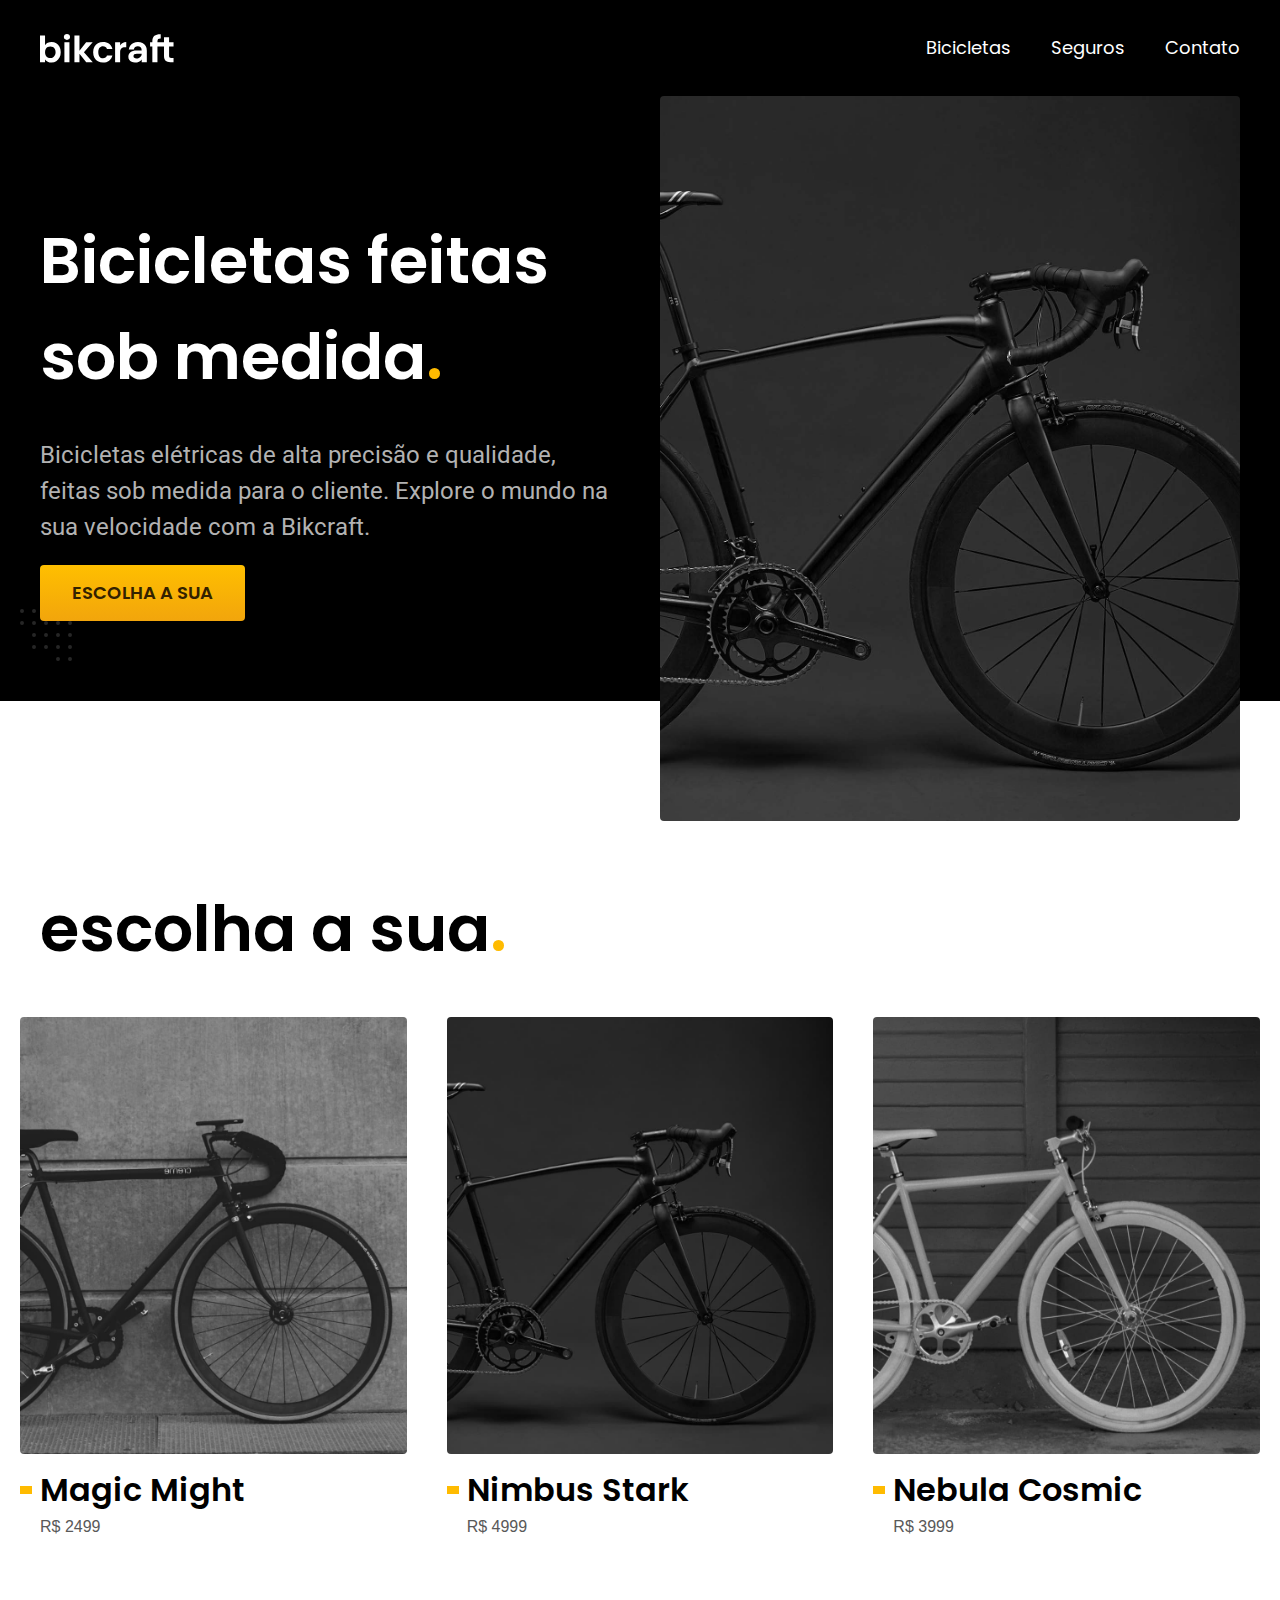
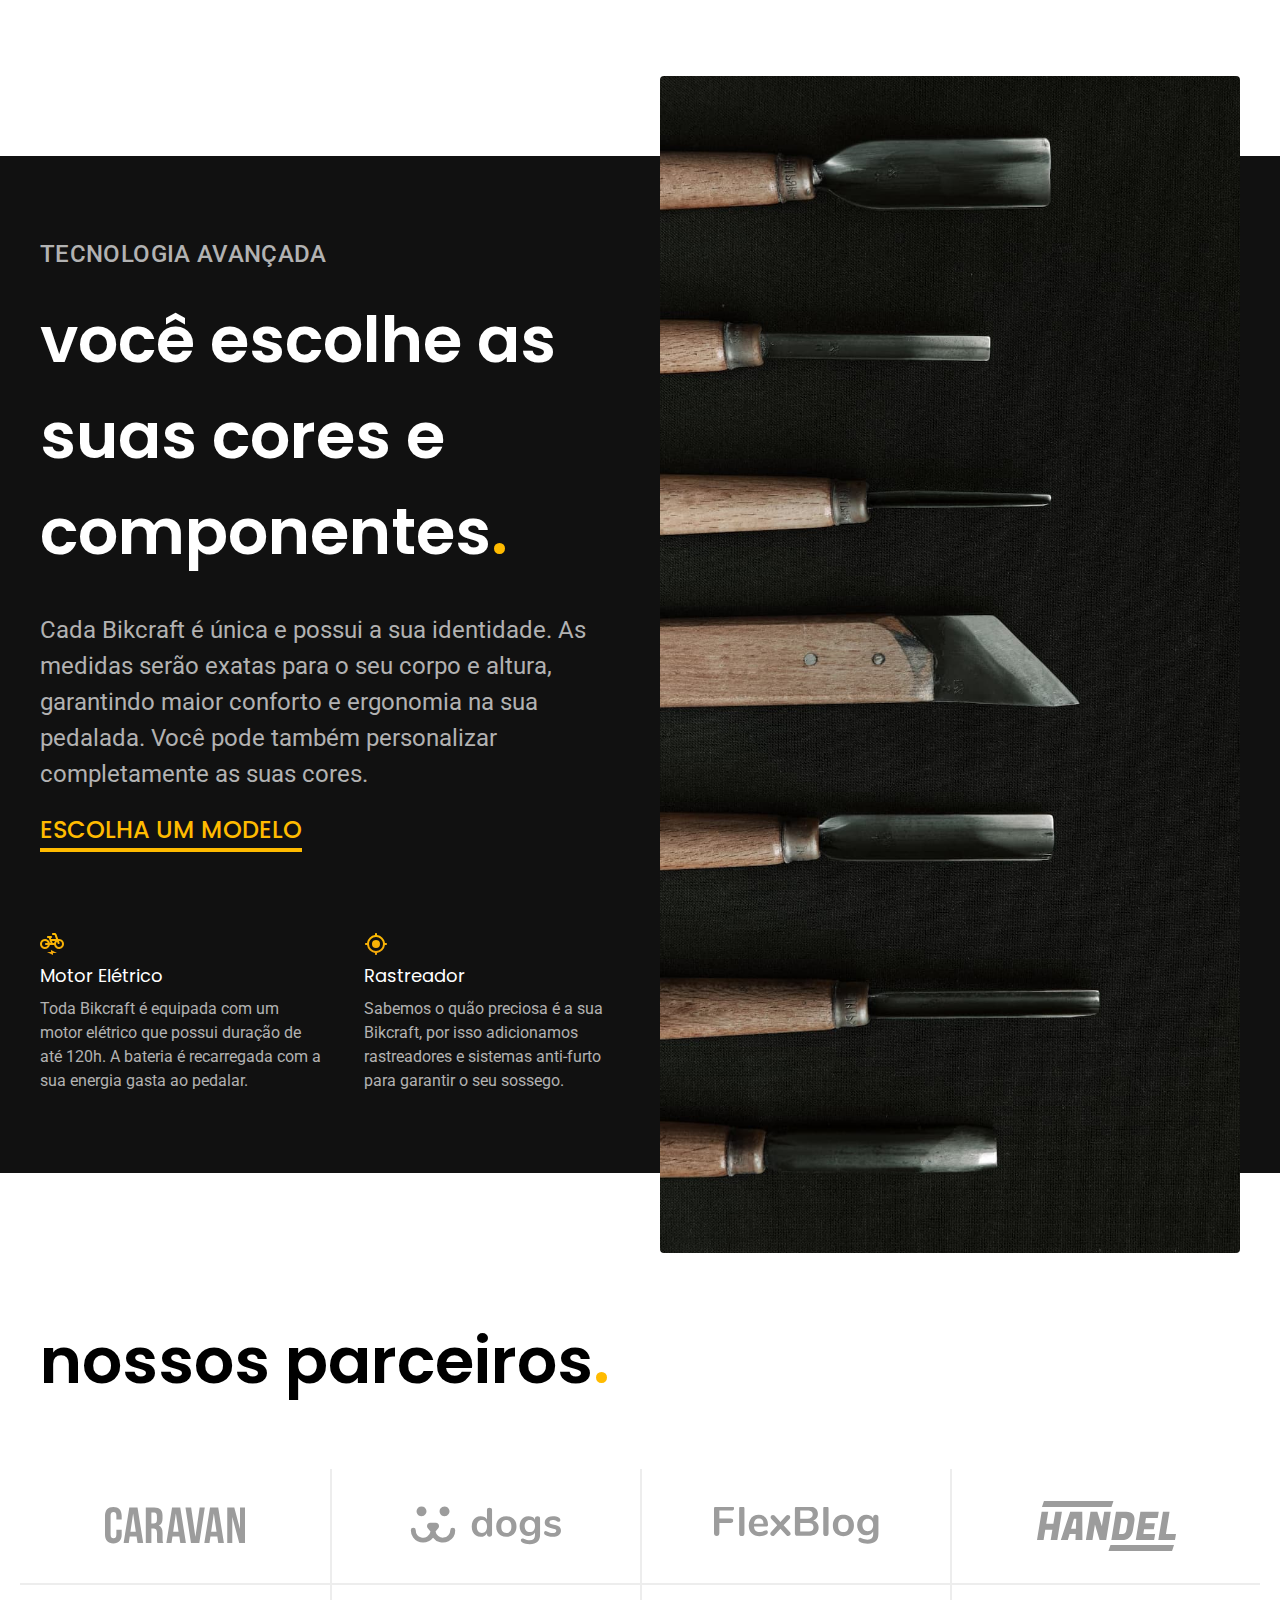
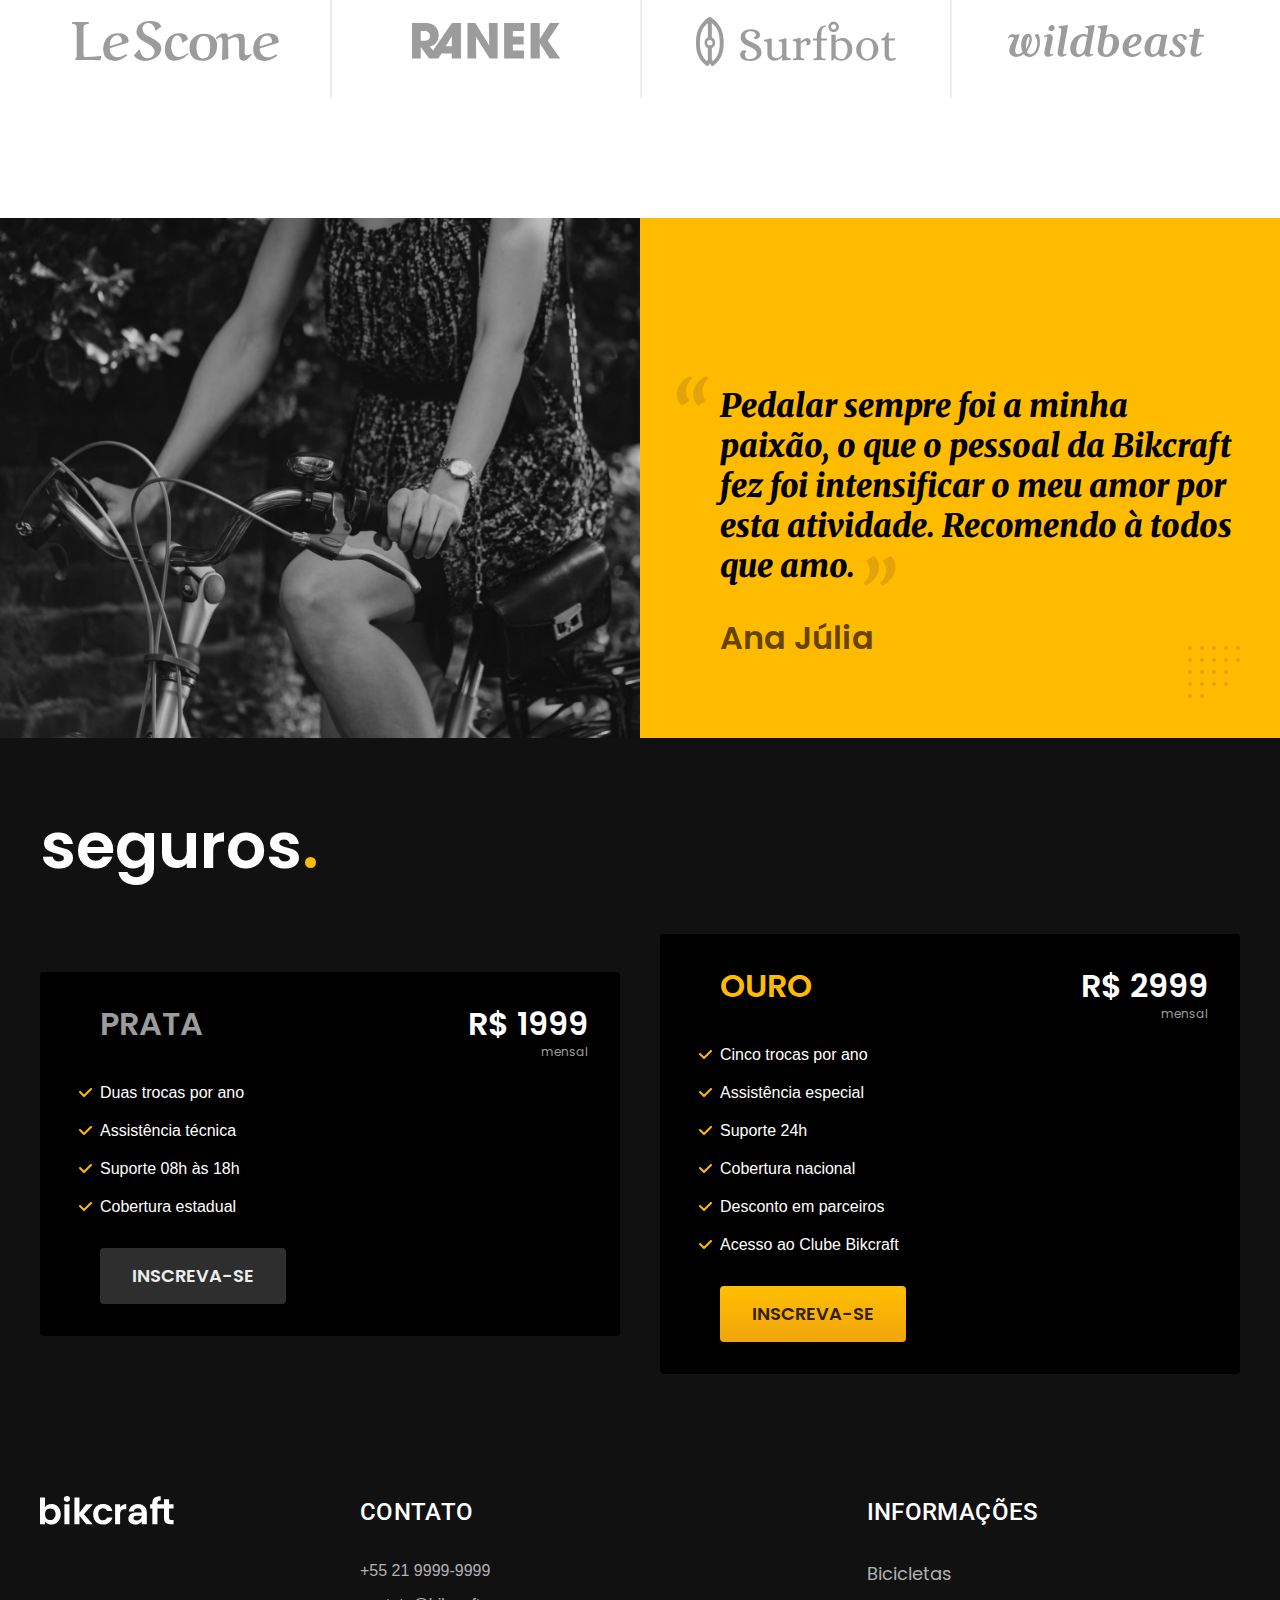
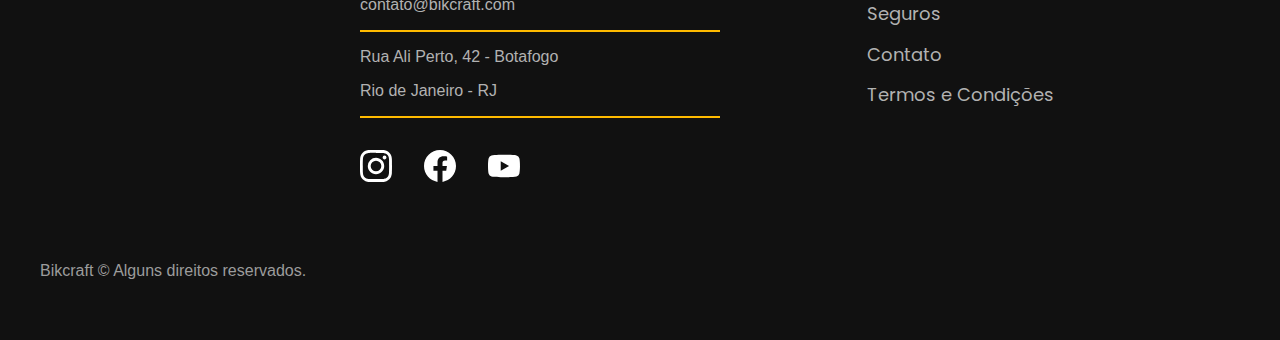
<file: index.html>
<!DOCTYPE html>
<html lang="pt-br">

<head>
  <meta charset="UTF-8">
  <meta http-equiv="X-UA-Compatible" content="IE=edge">
  <meta name="viewport" content="width=device-width, initial-scale=1.0">
  <title>Bikcraft - Bicicletas Elétricas</title>
  <meta name="description"
    content="Bicicletas elétricas de alta precisão e qualidade,  feitas sob medida para o cliente. Explore o mundo na sua velocidade com a Bikcraft.">
  <link rel="preload" href="css/style.css" as="style">
  <link rel="stylesheet" href="css/style.css">

  <link rel="preconnect" href="https://fonts.googleapis.com">
  <link rel="preconnect" href="https://fonts.gstatic.com" crossorigin>
  <link
    href="https://fonts.googleapis.com/css2?family=Merriweather:ital,wght@1,900&family=Poppins:wght@400;600&family=Roboto:wght@400;500&display=swap"
    rel="stylesheet">
</head>

<body>
  <header class="header-bg">
    <div class="header container">
      <a href="./"><img src="img/bikcraft.svg" alt="Bikcraft"></a>
      <nav aria-label="Primária">
        <ul class="header-menu font-1-m cor-0">
          <li><a href="./bicicletas.html">Bicicletas</a></li>
          <li><a href="./seguros.html">Seguros</a></li>
          <li><a href="./contato.html">Contato</a></li>
        </ul>
    </div>
    </nav>
  </header>

  <main class="introducao-bg">

    <div class="introducao container">
      <div class="introducao-conteudo">
        <h1 class="font-1-xxl cor-0">Bicicletas feitas
          sob medida<span class="cor-p1">.</span></h1>
        <p class="font-2-l cor-5">Bicicletas elétricas de alta precisão e qualidade, feitas sob medida para o cliente.
          Explore o mundo na sua velocidade com a Bikcraft.</p>
        <a href="./bicicletas.html" class="botao">Escolha a sua</a>
      </div>
      <picture>
        <source media="(max-width:800px)" srcset="./img/bicicletas/nimbus.jpg">
        <img src="img/fotos/introducao.jpg" alt="Bicleta elétrica preta">
      </picture>
    </div>

  </main>

  <article class="bicicletas-lista">
    <h2 class="font-1-xxl container">escolha a sua<span class="cor-p1">.</span></h2>

    <ul>
      <li>
        <a href="./bicicletas/magic.html">
          <img src="./img/bicicletas/magic-home.jpg" alt="Bicicleta preta">
          <h3 class="font-1-xl">Magic Might</h3>
          <span class="font-2-m cor-8">R$ 2499</span>
        </a>
      </li>
      <li>
        <a href="./bicicletas/nimbus.html">
          <img src="./img/bicicletas/nimbus-home.jpg" alt="Bicicleta preta">
          <h3 class="font-1-xl">Nimbus Stark</h3>
          <span class="font-2-m cor-8">R$ 4999</span>
        </a>
      </li>
      <li>
        <a href="./bicicletas/nebula.html">
          <img src="./img/bicicletas/nebula-home.jpg" alt="Bicicleta preta">
          <h3 class="font-1-xl">Nebula Cosmic</h3>
          <span class="font-2-m cor-8">R$ 3999</span>
        </a>
      </li>
    </ul>

  </article>

  <article class="tecnologia-bg">
    <div class="tecnologia container">
      <div class="tecnologia-conteudo">
        <span class="font-2-l-b cor-5">Tecnologia Avançada</span>
        <h2 class="font-1-xxl cor-0">você escolhe as suas cores e componentes<span class="cor-p1">.</span></h2>
        <p class="font-2-l cor-5">Cada Bikcraft é única e possui a sua identidade. As medidas serão exatas para o seu
          corpo e altura, garantindo maior conforto e ergonomia na sua pedalada. Você pode também personalizar
          completamente as suas cores.</p>
        <a class="link" href="./bicicletas.html">Escolha um modelo</a>
        <div class="tecnologia-vantagens">
          <div>
            <img src="img/icones/eletrica.svg" alt="">
            <h3 class="font-1-m cor-0">Motor Elétrico</h3>
            <p class="font-2-s cor-5">Toda Bikcraft é equipada com um motor elétrico que possui duração de até 120h. A
              bateria é recarregada com a sua energia gasta ao pedalar.</p>
          </div>
          <div>
            <img src="img/icones/rastreador.svg" alt="">
            <h3 class="font-1-m cor-0">Rastreador</h3>
            <p class="font-2-s cor-5">Sabemos o quão preciosa é a sua Bikcraft, por isso adicionamos rastreadores e
              sistemas anti-furto para garantir o seu sossego.</p>
          </div>
        </div>
      </div>
      <div class="tecnologia-imagem">
        <img src="img/fotos/tecnologia.jpg" alt="">
      </div>

    </div>

  </article>

  <section class="parceiros" aria-label="Nossos Parceiros">
    <h2 class="font-1-xxl container"> nossos parceiros<span class="cor-p1">.</span></h2>

    <ul>
      <li><img src="img/parceiros/caravan.svg" alt="caravan"></li>
      <li><img src="img/parceiros/dogs.svg" alt="dogs"></li>
      <li><img src="img/parceiros/flexblog.svg" alt="flexblog"></li>
      <li><img src="img/parceiros/handel.svg" alt="handel"></li>
      <li><img src="img/parceiros/lescone.svg" alt="lescone"></li>
      <li><img src="img/parceiros/ranek.svg" alt="ranek"></li>
      <li><img src="img/parceiros/surfbot.svg" alt="sufbot"></li>
      <li><img src="img/parceiros/wildbeast.svg" alt="wildbeast"></li>
    </ul>
  </section>

  <section class="depoimento" aria-label="depoimento">
    <div>
      <img src="img/fotos/depoimento.jpg" alt="Pessoa pedalando uma bicicleta bikcraft">
    </div>
    <div class="depoimento-conteudo">
      <blockquote class="font-1-xl cor-pg">
        <p>Pedalar sempre foi a minha paixão, o que o pessoal da Bikcraft fez foi intensificar o meu amor por esta
          atividade. Recomendo à todos que amo.</p>
        <span class="font-1m-b cor-p4">Ana Júlia</span>
      </blockquote>
    </div>

  </section>

  <article class="seguros-bg">

    <div class="seguros container">
      <h2 class="font-1-xxl cor-0">seguros<span class="cor-p1">.</span></h2>
      <div class="seguros-item">
        <h3 class="font-1-xl cor-6">PRATA</h3>
        <span class="font-1-xl cor-0">R$ 1999 <span class="font-1-xs cor-6">mensal</span></span>
        <ul class="font-2-m cor-0">
          <li>Duas trocas por ano</li>
          <li>Assistência técnica</li>
          <li>Suporte 08h às 18h</li>
          <li>Cobertura estadual</li>
        </ul>
        <a href="./orcamento.html" class="botao secundario">Inscreva-se</a>
      </div>

      <div class="seguros-item">
        <h3 class="font-1-xl cor-p1">OURO</h3>
        <span class="font-1-xl cor-0">R$ 2999 <span class="font-1-xs cor-6">mensal</span></span>
        <ul class="font-2-m cor-0">
          <li>Cinco trocas por ano</li>
          <li>Assistência especial</li>
          <li>Suporte 24h</li>
          <li>Cobertura nacional</li>
          <li>Desconto em parceiros</li>
          <li>Acesso ao Clube Bikcraft</li>
        </ul>
        <a href="./orcamento.html" class="botao">Inscreva-se</a>
      </div>

    </div>

  </article>

  <footer class="footer-bg">
    <div class="footer container">
      <img src="./img/bikcraft.svg" alt="Bikcraft">
      <div class="footer-contato">
        <h3 class="font-2-l-b cor-0">Contato</h3>
        <ul class="font-2-m cor-5">
          <li><a href="tel:+552199999999">+55 21 9999-9999</a></li>
          <li><a href="mailto:contato@bikcraft.com">contato@bikcraft.com</a></li>
          <li>Rua Ali Perto, 42 - Botafogo</li>
          <li>Rio de Janeiro - RJ</li>
        </ul>
        <div class="footer-redes">
          <a href="./">
            <img src="./img/redes/instagram.svg" alt="Instagram">
          </a>
          <a href="./">
            <img src="./img/redes/facebook.svg" alt="Facebook">
          </a>
          <a href="./">
            <img src="./img/redes/youtube.svg" alt="Youtube">
          </a>
        </div>
      </div>
      <div class="footer-informacoes">
        <h3 class="font-2-l-b cor-0">Informações</h3>
        <nav>
          <ul class="font-1-m cor-5">
            <li><a href="./bicicletas.html">Bicicletas</a></li>
            <li><a href="./seguros.html">Seguros</a></li>
            <li><a href="./contato.html">Contato</a></li>
            <li><a href="./termos.html">Termos e Condições</a></li>
          </ul>
        </nav>
      </div>
      <p class="footer-copy font-2-m cor-6">Bikcraft © Alguns direitos reservados.</p>
    </div>
  </footer>

</body>

</html>
</file>
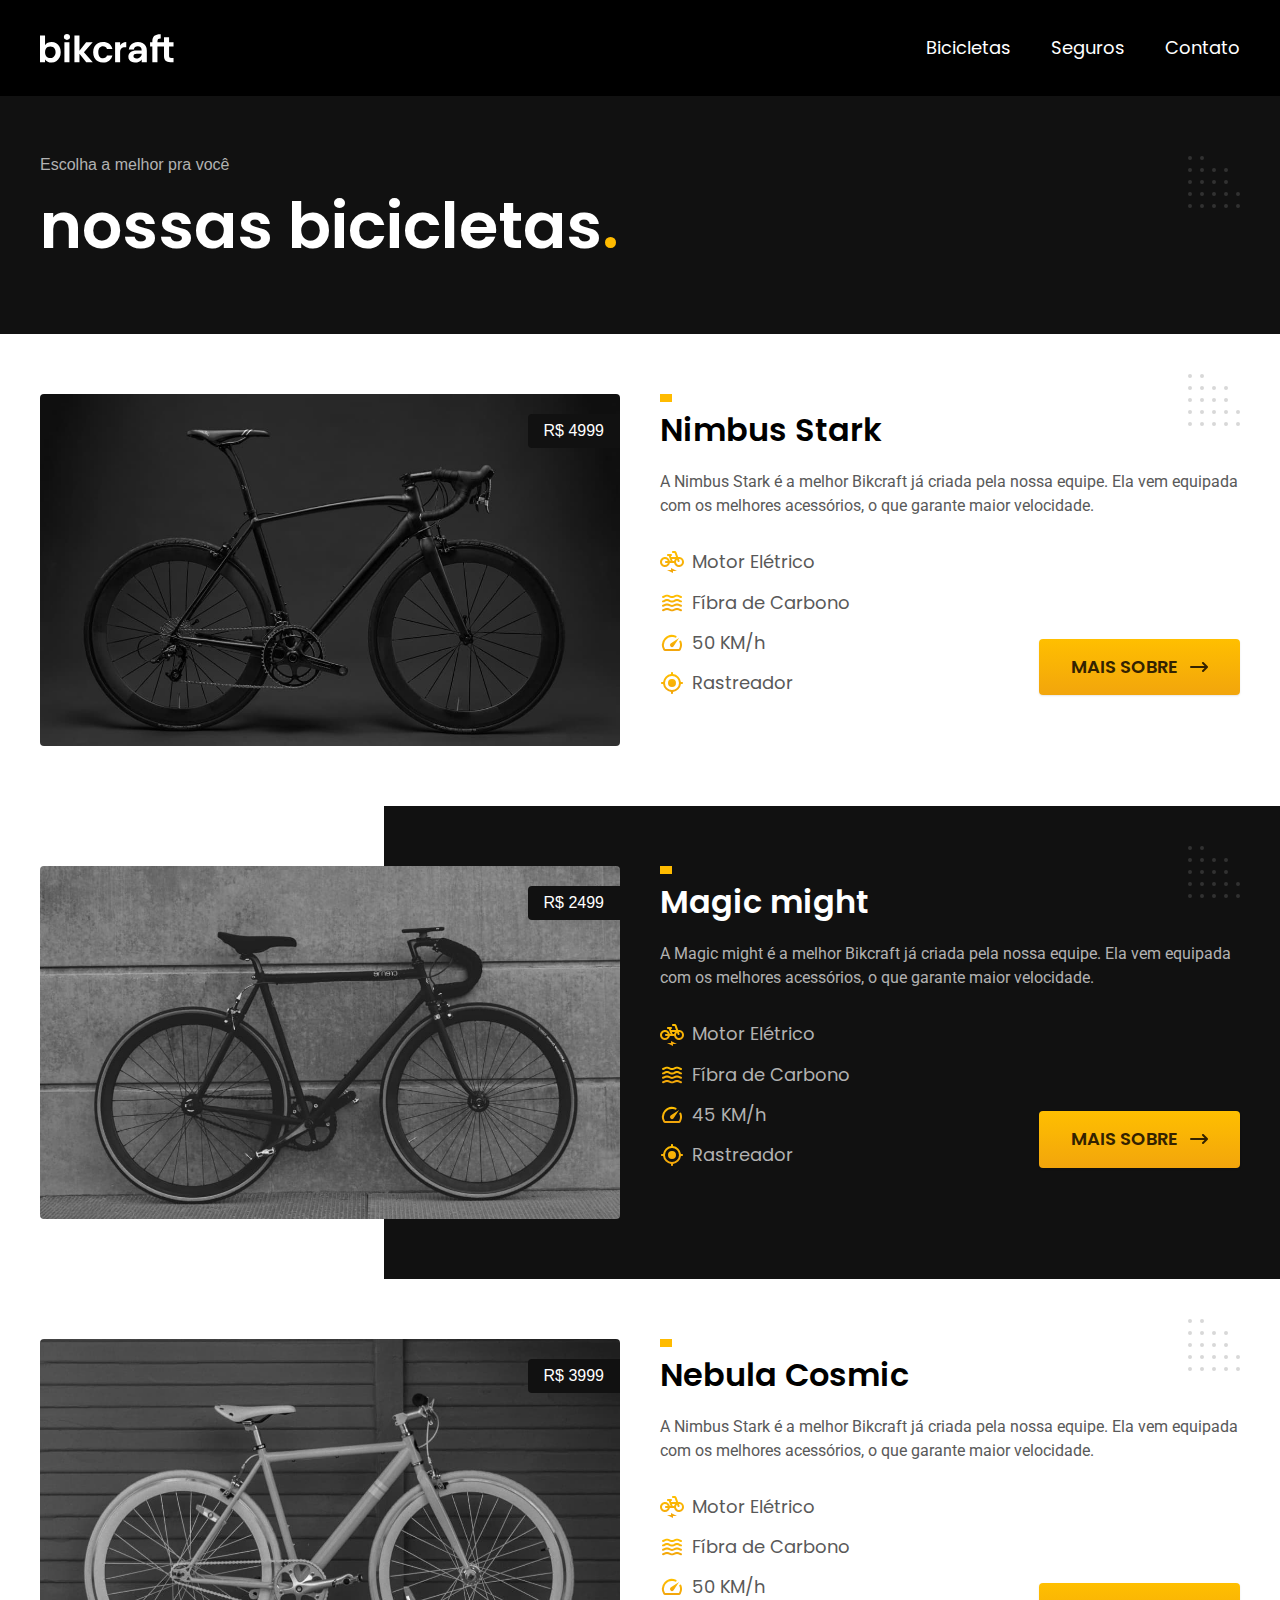
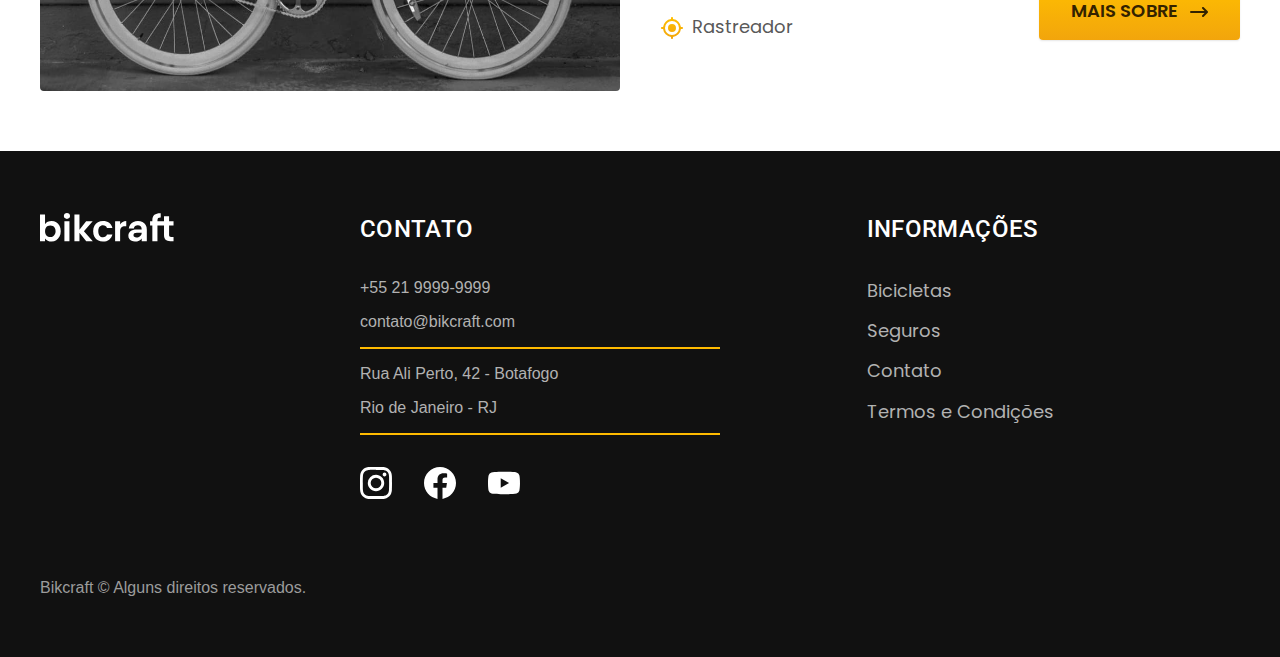
<file: bicicletas.html>
<!DOCTYPE html>
<html lang="pt-br">

<head>
  <meta charset="UTF-8">
  <meta http-equiv="X-UA-Compatible" content="IE=edge">
  <meta name="viewport" content="width=device-width, initial-scale=1.0">
  <title> Bicicletas | Bikcraft </title>
  <meta name="description" content="Bicicletas">
  <link rel="preload" href="css/style.css" as="style">
  <link rel="stylesheet" href="css/style.css">

  <link rel="preconnect" href="https://fonts.googleapis.com">
  <link rel="preconnect" href="https://fonts.gstatic.com" crossorigin>
  <link
    href="https://fonts.googleapis.com/css2?family=Merriweather:ital,wght@1,900&family=Poppins:wght@400;600&family=Roboto:wght@400;500&display=swap"
    rel="stylesheet">
</head>

<body id="bicicletas">
  <header class="header-bg">
    <div class="header container">
      <a href="./"><img src="img/bikcraft.svg" alt="Bikcraft"></a>
      <nav aria-label="Primária">
        <ul class="header-menu font-1-m cor-0">
          <li><a href="./bicicletas.html">Bicicletas</a></li>
          <li><a href="./seguros.html">Seguros</a></li>
          <li><a href="./contato.html">Contato</a></li>
        </ul>
    </div>
    </nav>
  </header>

  <main>
    <div class="titulo-bg">
      <div class="titulo container">
        <p class="font2-l-b cor-5">Escolha a melhor pra você</p>
        <h1 class="font-1-xxl cor-0">nossas bicicletas<span class="cor-p1">.</span></h1>
      </div>
    </div>

    <div class="bicicletas container">
      <div class="bicicleta-imagem">
        <img src="./img/bicicletas/nimbus.jpg" alt="Bicicleta preta">
        <span class="font-2-m cor-0">R$ 4999</span>
      </div>

      <div class="bicicletas-conteudo">
        <h2 class="font-1-xl">Nimbus Stark</h2>
        <p class="font-2-s cor-8">A Nimbus Stark é a melhor Bikcraft já criada pela nossa equipe. Ela vem equipada com
          os melhores acessórios, o que garante maior velocidade.</p>
        <ul class="font-1-m cor-8">
          <li>
            <img src="img/icones/eletrica.svg" alt="">
            Motor Elétrico
          </li>
          <li>
            <img src="img/icones/carbono.svg" alt="">
            Fíbra de Carbono
          </li>
          <li>
            <img src="img/icones/velocidade.svg" alt="">
            50 KM/h
          </li>
          <li>
            <img src="img/icones/rastreador.svg" alt="">
            Rastreador
          </li>
        </ul>
        <a href="./bicicletas/nimbus.html" class="botao seta">Mais Sobre</a>
      </div>
    </div>

    <div class="bicicletas-bg">
      <div class="bicicletas container">
        <div class="bicicleta-imagem">
          <img src="./img/bicicletas/magic.jpg" alt="Bicicleta preta">
          <span class="font-2-m cor-0">R$ 2499</span>
        </div>

        <div class="bicicletas-conteudo">
          <h2 class="font-1-xl cor-0">Magic might</h2>
          <p class="font-2-s cor-5">A Magic might é a melhor Bikcraft já criada pela nossa equipe. Ela vem equipada com
            os melhores acessórios, o que garante maior velocidade.</p>
          <ul class="font-1-m cor-5">
            <li>
              <img src="img/icones/eletrica.svg" alt="">
              Motor Elétrico
            </li>
            <li>
              <img src="img/icones/carbono.svg" alt="">
              Fíbra de Carbono
            </li>
            <li>
              <img src="img/icones/velocidade.svg" alt="">
              45 KM/h
            </li>
            <li>
              <img src="img/icones/rastreador.svg" alt="">
              Rastreador
            </li>
          </ul>
          <a href="./bicicletas/magic.html" class="botao seta">Mais Sobre</a>
        </div>
      </div>

    </div>

    <div class="bicicletas container">
      <div class="bicicleta-imagem">
        <img src="./img/bicicletas/nebula.jpg" alt="Bicicleta preta">
        <span class="font-2-m cor-0">R$ 3999</span>
      </div>

      <div class="bicicletas-conteudo">
        <h2 class="font-1-xl">Nebula Cosmic</h2>
        <p class="font-2-s cor-8">A Nimbus Stark é a melhor Bikcraft já criada pela nossa equipe. Ela vem equipada com
          os melhores acessórios, o que garante maior velocidade.</p>
        <ul class="font-1-m cor-8">
          <li>
            <img src="img/icones/eletrica.svg" alt="">
            Motor Elétrico
          </li>
          <li>
            <img src="img/icones/carbono.svg" alt="">
            Fíbra de Carbono
          </li>
          <li>
            <img src="img/icones/velocidade.svg" alt="">
            50 KM/h
          </li>
          <li>
            <img src="img/icones/rastreador.svg" alt="">
            Rastreador
          </li>
        </ul>
        <a href="/bicicletas/nebula.html" class="botao seta">Mais Sobre</a>
      </div>

  </main>

  <footer class="footer-bg">
    <div class="footer container">
      <img src="./img/bikcraft.svg" alt="Bikcraft">
      <div class="footer-contato">
        <h3 class="font-2-l-b cor-0">Contato</h3>
        <ul class="font-2-m cor-5">
          <li><a href="tel:+552199999999">+55 21 9999-9999</a></li>
          <li><a href="mailto:contato@bikcraft.com">contato@bikcraft.com</a></li>
          <li>Rua Ali Perto, 42 - Botafogo</li>
          <li>Rio de Janeiro - RJ</li>
        </ul>
        <div class="footer-redes">
          <a href="./">
            <img src="./img/redes/instagram.svg" alt="Instagram">
          </a>
          <a href="./">
            <img src="./img/redes/facebook.svg" alt="Facebook">
          </a>
          <a href="./">
            <img src="./img/redes/youtube.svg" alt="Youtube">
          </a>
        </div>
      </div>
      <div class="footer-informacoes">
        <h3 class="font-2-l-b cor-0">Informações</h3>
        <nav>
          <ul class="font-1-m cor-5">
            <li><a href="./bicicletas.html">Bicicletas</a></li>
            <li><a href="./seguros.html">Seguros</a></li>
            <li><a href="./contato.html">Contato</a></li>
            <li><a href="./termos.html">Termos e Condições</a></li>
          </ul>
        </nav>
      </div>
      <p class="footer-copy font-2-m cor-6">Bikcraft © Alguns direitos reservados.</p>
    </div>
  </footer>

</body>

</html>
</file>
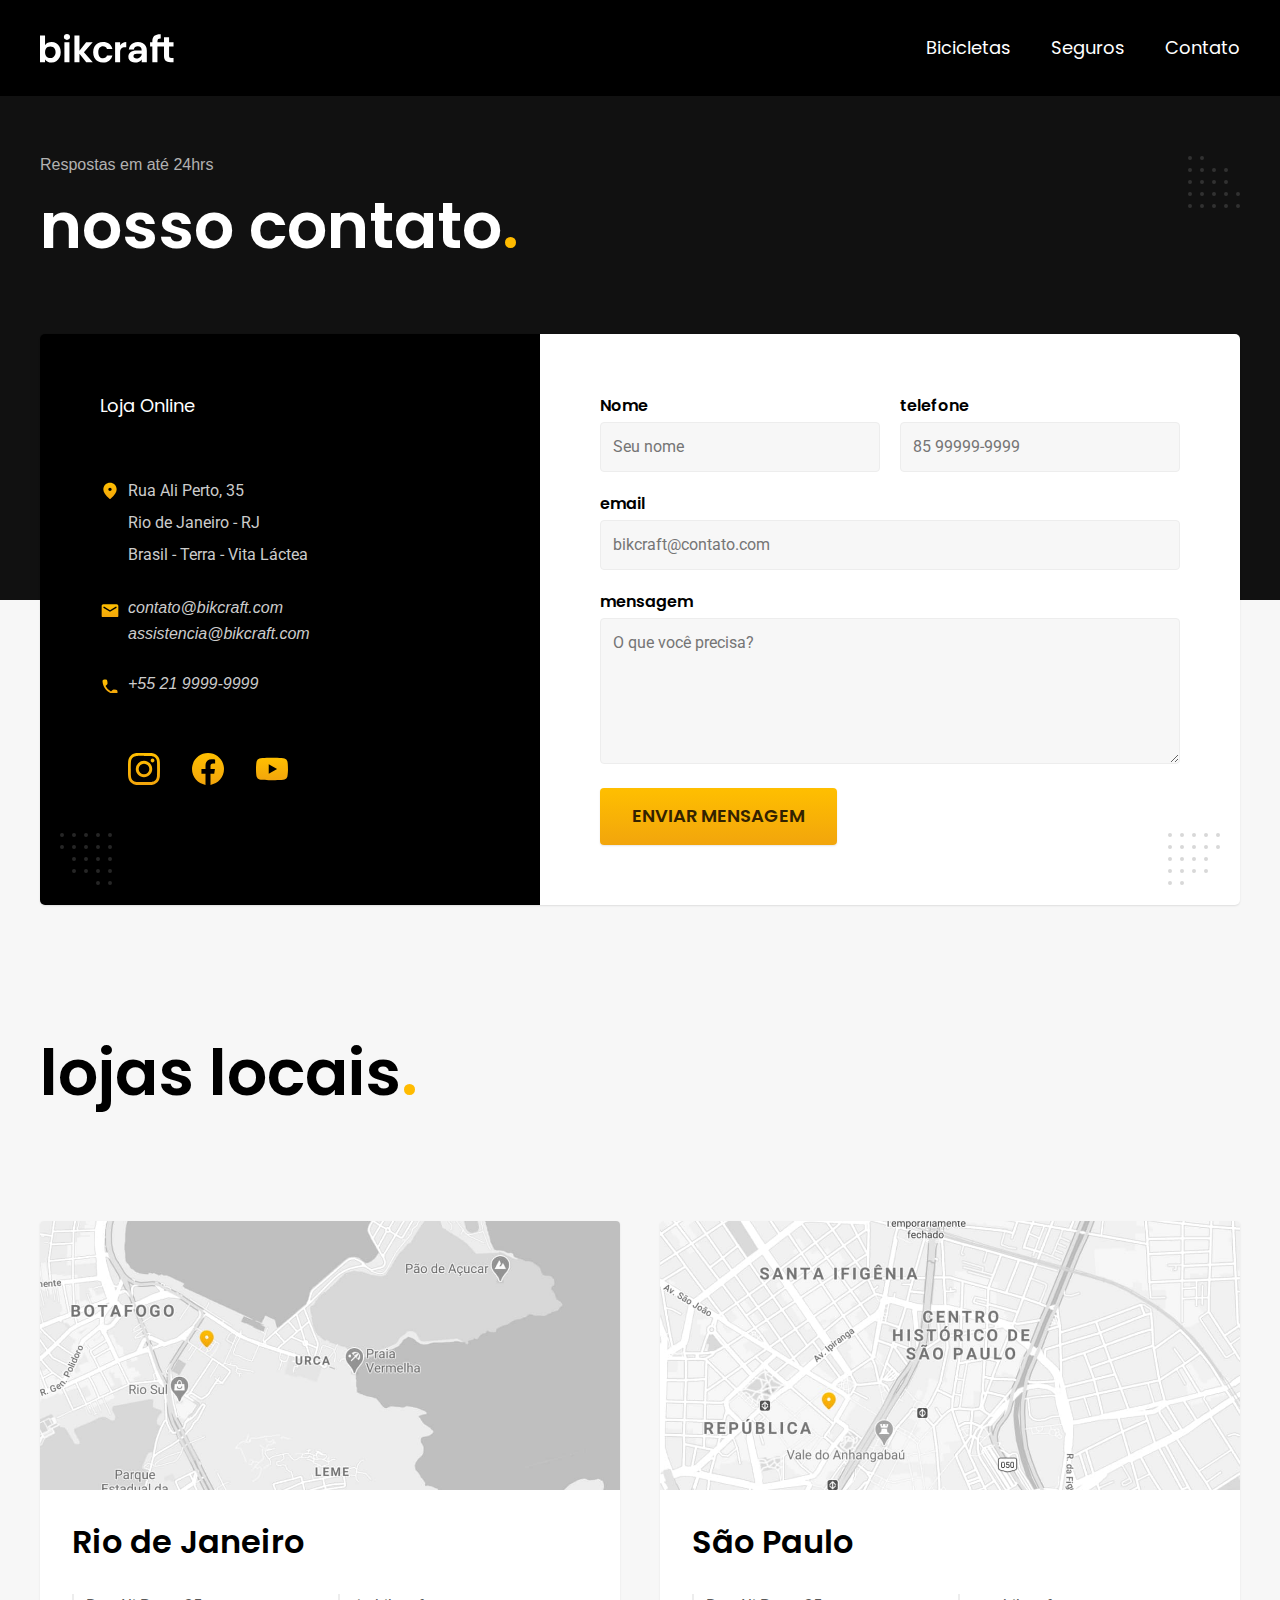
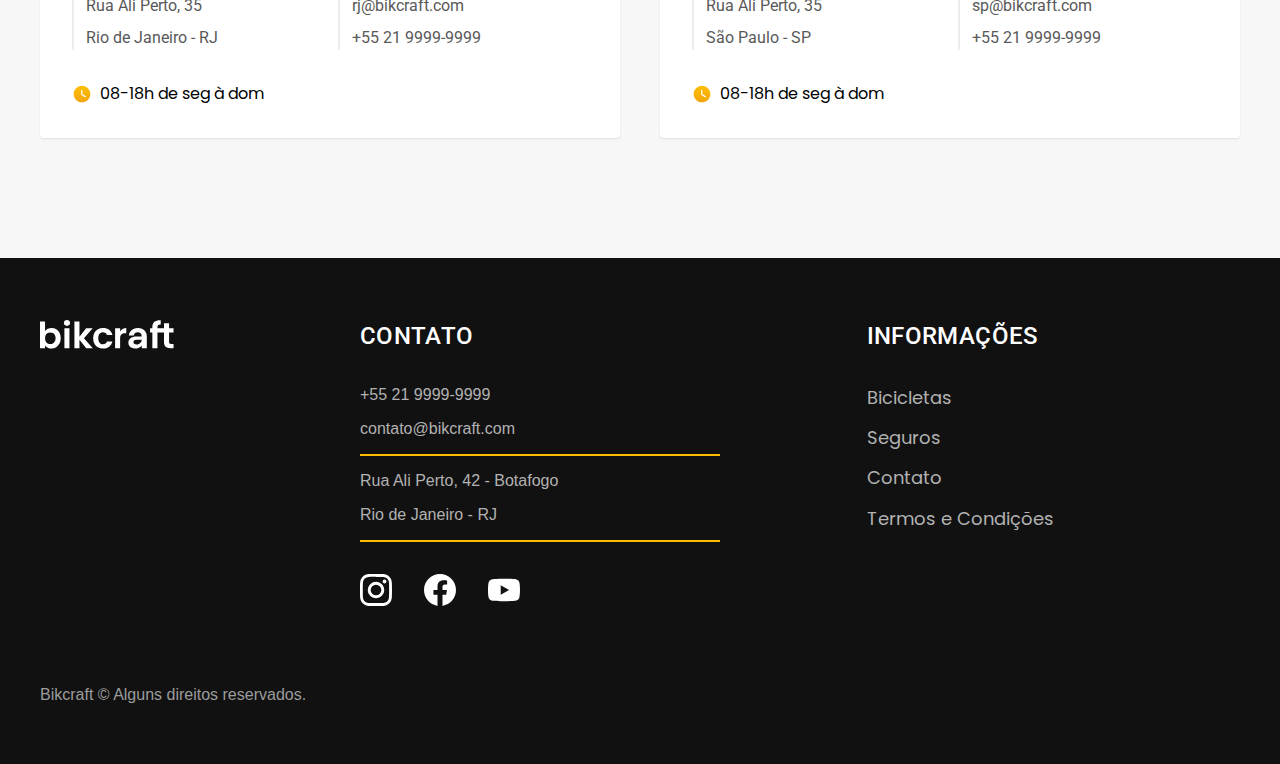
<file: contato.html>
<!DOCTYPE html>
<html lang="pt-br">

<head>
  <meta charset="UTF-8">
  <meta http-equiv="X-UA-Compatible" content="IE=edge">
  <meta name="viewport" content="width=device-width, initial-scale=1.0">
  <title> Contato | Bikcraft </title>
  <meta name="description" content="Contato.">
  <link rel="preload" href="css/style.css" as="style">
  <link rel="stylesheet" href="css/style.css">

  <link rel="preconnect" href="https://fonts.googleapis.com">
  <link rel="preconnect" href="https://fonts.gstatic.com" crossorigin>
  <link
    href="https://fonts.googleapis.com/css2?family=Merriweather:ital,wght@1,900&family=Poppins:wght@400;600&family=Roboto:wght@400;500&display=swap"
    rel="stylesheet">
</head>

<body id="contato">
  <header class="header-bg">
    <div class="header container">
      <a href="./"><img src="img/bikcraft.svg" alt="Bikcraft"></a>
      <nav aria-label="Primária">
        <ul class="header-menu font-1-m cor-0">
          <li><a href="./bicicletas.html">Bicicletas</a></li>
          <li><a href="./seguros.html">Seguros</a></li>
          <li><a href="./contato.html">Contato</a></li>
        </ul>
    </div>
    </nav>
  </header>

  <main>
    <div class="titulo-bg">
      <div class="titulo container">
        <p class="font2-l-b cor-5">Respostas em até 24hrs</p>
        <h1 class="font-1-xxl cor-0">nosso contato<span class="cor-p1">.</span></h1>
      </div>
    </div>

    <div class="contato container">
      <section class="contato-dados" aria-label="Endereço">
        <h2 class="font-1-m cor-0">Loja Online</h2>
        <div class="contato-endereco font-2-s cor-4">
          <p>Rua Ali Perto, 35</p>
          <p>Rio de Janeiro - RJ</p>
          <p>Brasil - Terra - Vita Láctea</p>
        </div>
        <address class="contato-meios font2-s cor-4">
          <a href="mailto:contato@bikcraft.com">contato@bikcraft.com</a>
          <a href="mailto:assistencia@bikcraft.com">assistencia@bikcraft.com</a>
          <a href="tel:+552199999999">+55 21 9999-9999</a>
        </address>
        <div class="contato-redes">
          <a href="./">
            <img src="./img/redes/instagram-p.svg" alt="Instagram">
          </a>
          <a href="./">
            <img src="./img/redes/facebook-p.svg" alt="Facebook">
          </a>
          <a href="./">
            <img src="./img/redes/youtube-p.svg" alt="Youtube">
          </a>
        </div>
      </section>
      <section class="contato-formulario" aria-label="Formulário">
        <form class="form" action="./contato.html">
          <div>
            <label for="nome">Nome</label>
            <input type="text" name="nome" id="nome" placeholder="Seu nome">
          </div>
          <div>
            <label for="telefone">telefone</label>
            <input type="text" name="telefone" id="telefone" placeholder="85 99999-9999">
          </div>
          <div class="col-2">
            <label for="email">email</label>
            <input type="email" name="email" id="email" placeholder="bikcraft@contato.com">
          </div>
          <div class="col-2">
            <label for="mensagem">mensagem</label>
            <textarea name="mensagem" id="mensagem" rows="5" placeholder="O que você precisa?"></textarea>
          </div>
          <button class="botao col-2">Enviar Mensagem</button>
        </form>
      </section>
    </div>
  </main>

  <article class="lojas container">
    <h2 class="font-1-xxl">lojas locais<span class="cor-p1">.</span></h2>
    <div class="lojas-item">
      <img src="img/lojas/rj.jpg" alt="Mapa marcando o Endereço">
      <div class="lojas-conteudo">
        <h3 class="font-1-xl">Rio de Janeiro</h3>
        <div class="lojas-dados font-2-s cor-8">
          <p>Rua Ali Perto, 35</p>
          <p>Rio de Janeiro - RJ</p>
        </div>
        <div class="lojas-dados font-2-s cor-8">
          <a href="mailto:rj@bikcraft.com">rj@bikcraft.com</a>
          <a href="tel:+552199999999">+55 21 9999-9999</a>
        </div>
        <p class="lojas-tempo font-1-s"><img src="img/icones/horario.svg" alt=""> 08-18h de seg à dom</p>
      </div>
    </div>

    <div class="lojas-item">
      <img src="img/lojas/sp.jpg" alt="Mapa marcando o Endereço">
      <div class="lojas-conteudo">
        <h3 class="font-1-xl">São Paulo</h3>
        <div class="lojas-dados font-2-s cor-8">
          <p>Rua Ali Perto, 35</p>
          <p>São Paulo - SP</p>
        </div>
        <div class="lojas-dados font-2-s cor-8">
          <a href="mailto:sp@bikcraft.com">sp@bikcraft.com</a>
          <a href="tel:+551199999999">+55 21 9999-9999</a>
        </div>
        <p class="lojas-tempo font-1-s"><img src="img/icones/horario.svg" alt=""> 08-18h de seg à dom</p>
      </div>
    </div>
  </article>

  <footer class="footer-bg">
    <div class="footer container">
      <img src="./img/bikcraft.svg" alt="Bikcraft">
      <div class="footer-contato">
        <h3 class="font-2-l-b cor-0">Contato</h3>
        <ul class="font-2-m cor-5">
          <li><a href="tel:+552199999999">+55 21 9999-9999</a></li>
          <li><a href="mailto:contato@bikcraft.com">contato@bikcraft.com</a></li>
          <li>Rua Ali Perto, 42 - Botafogo</li>
          <li>Rio de Janeiro - RJ</li>
        </ul>
        <div class="footer-redes">
          <a href="./">
            <img src="./img/redes/instagram.svg" alt="Instagram">
          </a>
          <a href="./">
            <img src="./img/redes/facebook.svg" alt="Facebook">
          </a>
          <a href="./">
            <img src="./img/redes/youtube.svg" alt="Youtube">
          </a>
        </div>
      </div>
      <div class="footer-informacoes">
        <h3 class="font-2-l-b cor-0">Informações</h3>
        <nav>
          <ul class="font-1-m cor-5">
            <li><a href="./bicicletas.html">Bicicletas</a></li>
            <li><a href="./seguros.html">Seguros</a></li>
            <li><a href="./contato.html">Contato</a></li>
            <li><a href="./termos.html">Termos e Condições</a></li>
          </ul>
        </nav>
      </div>
      <p class="footer-copy font-2-m cor-6">Bikcraft © Alguns direitos reservados.</p>
    </div>
  </footer>

</body>

</html>
</file>
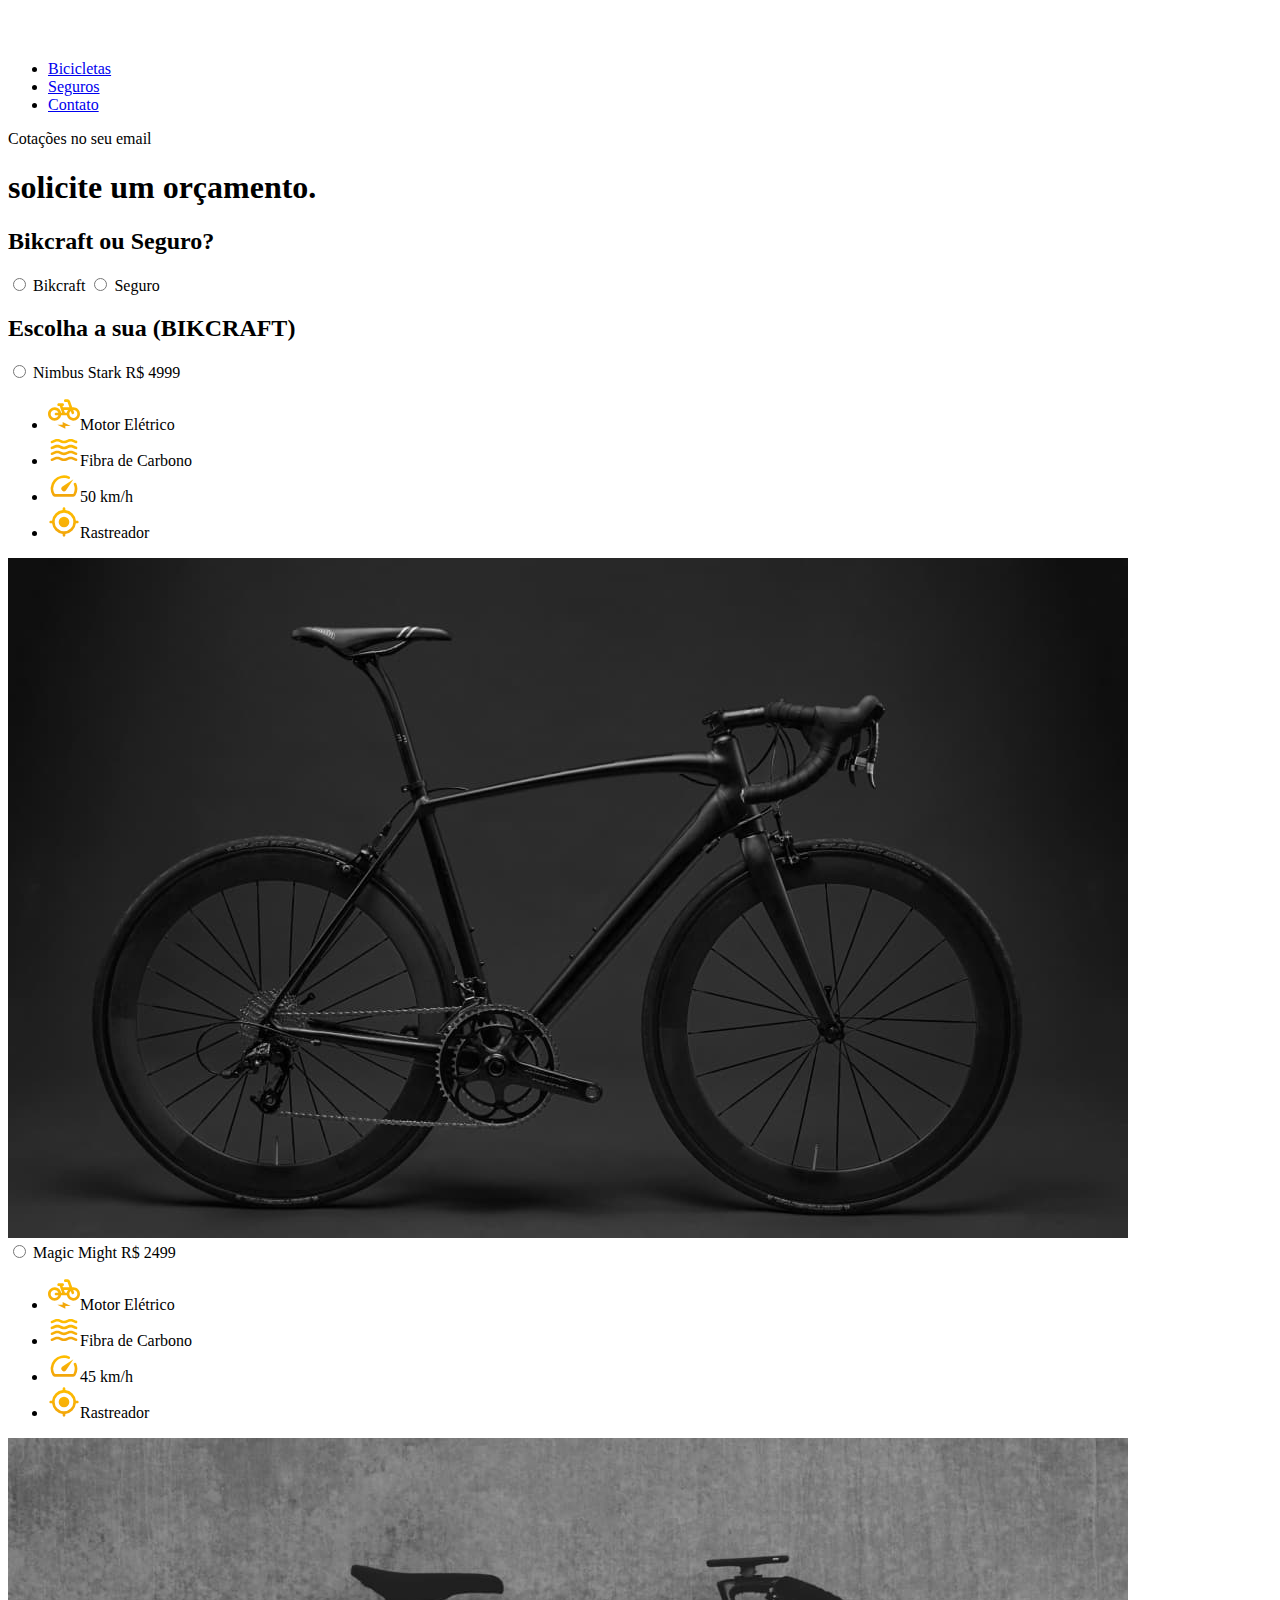
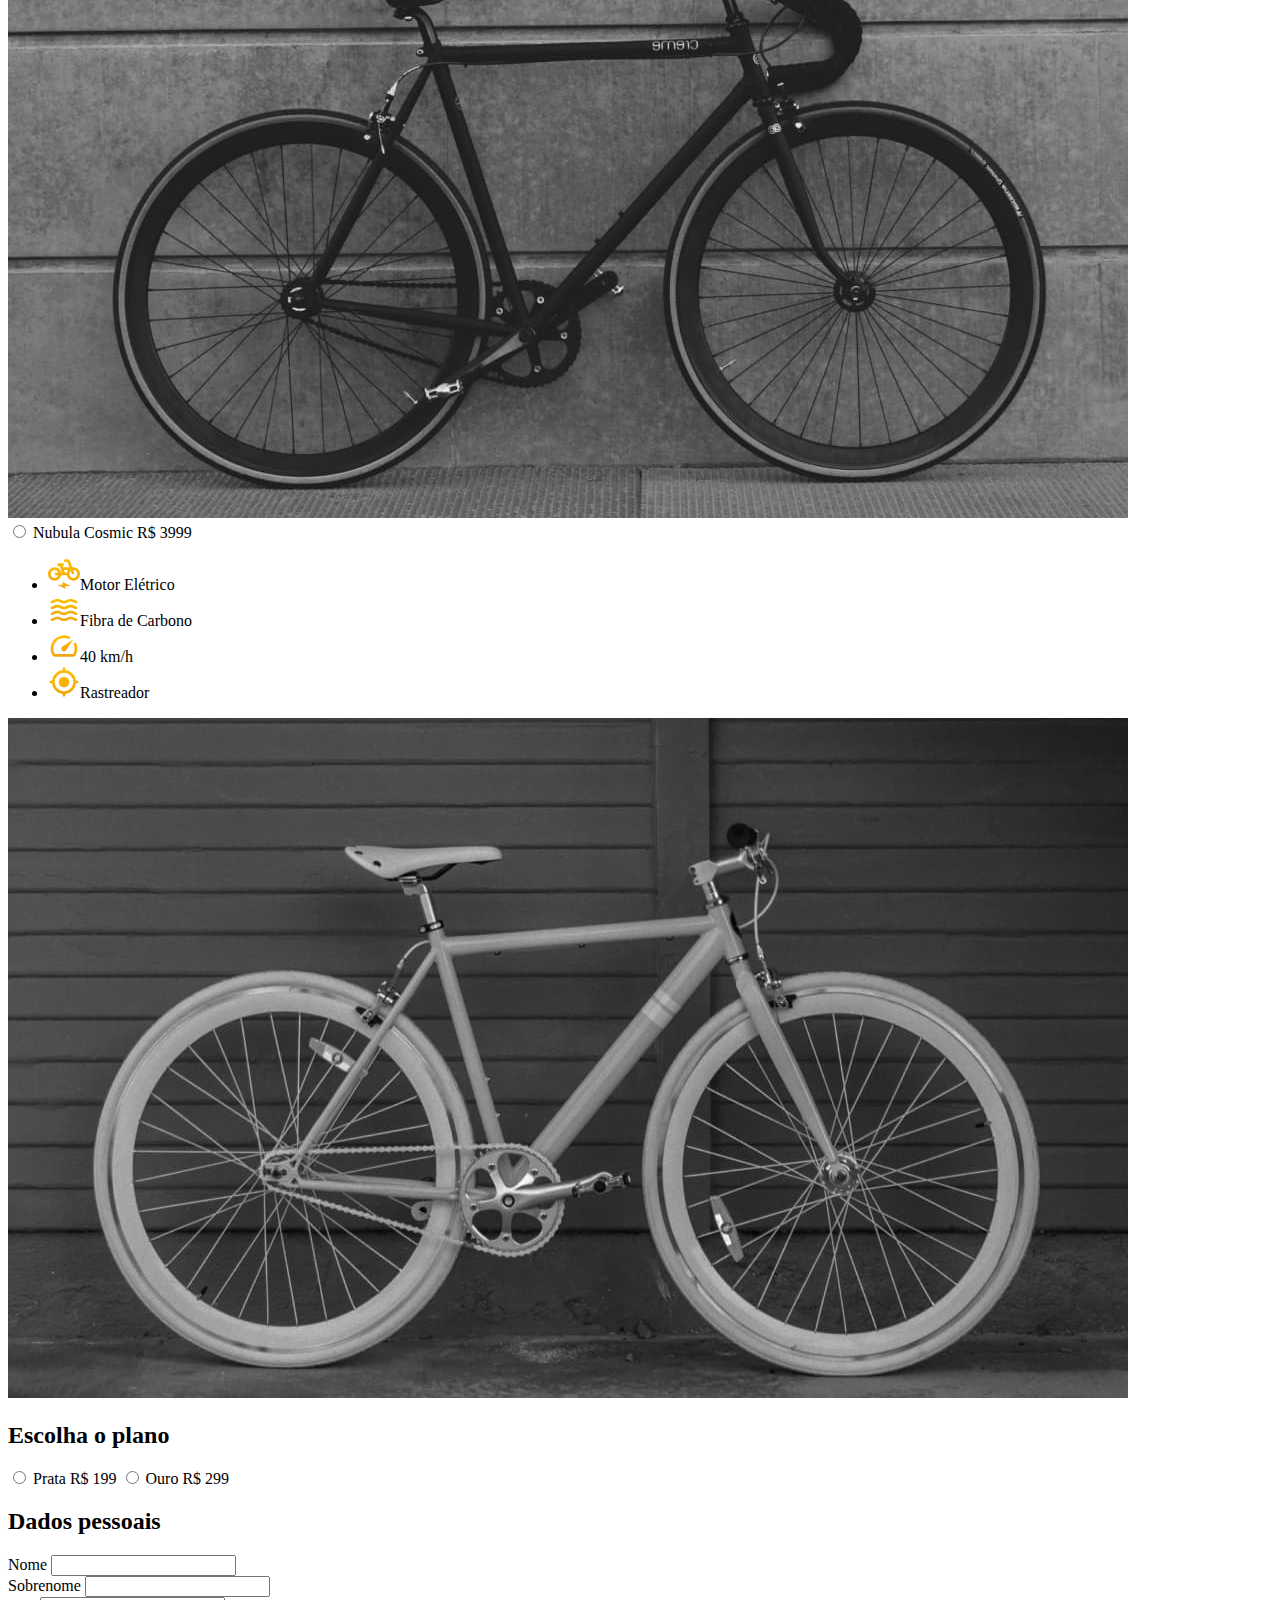
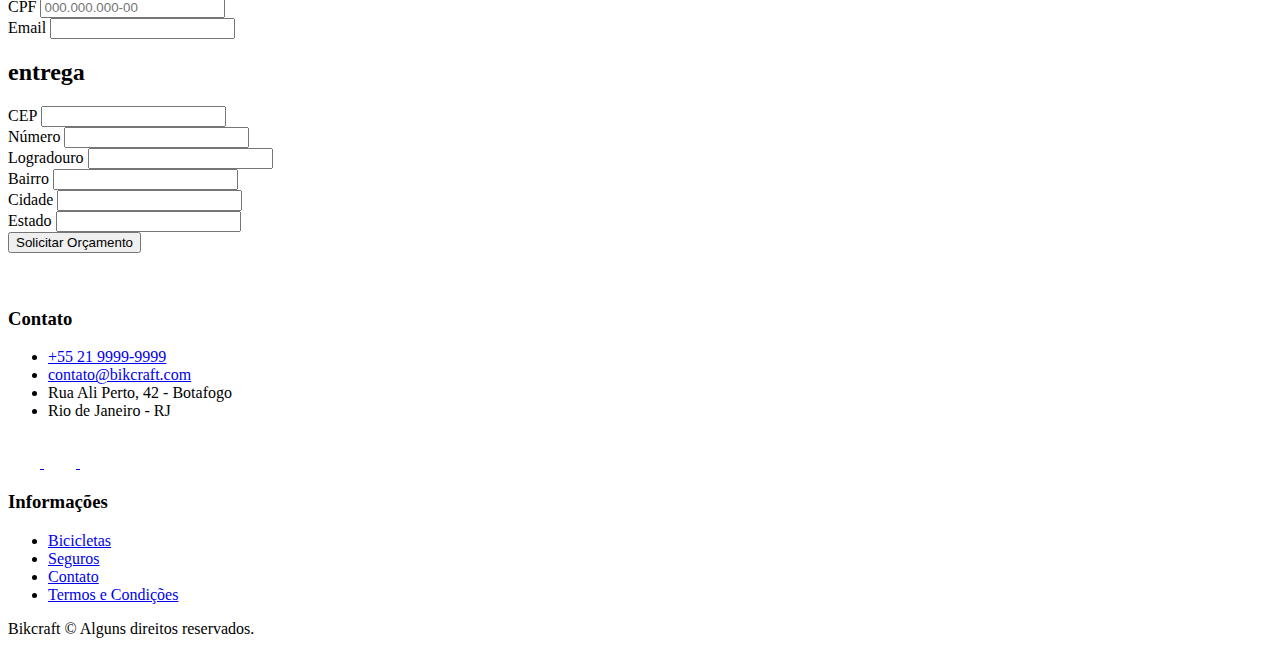
<file: orcamento.html>
<!DOCTYPE html>
<html lang="pt-br">

<head>
  <meta charset="UTF-8">
  <meta http-equiv="X-UA-Compatible" content="IE=edge">
  <meta name="viewport" content="width=device-width, initial-scale=1.0">
  <title> Orçamento | Bikcraft </title>
  <meta name="description" content="Orçamento.">

  
  <link rel="preconnect" href="https://fonts.googleapis.com">
  <link rel="preconnect" href="https://fonts.gstatic.com" crossorigin>
  <link
    href="https://fonts.googleapis.com/css2?family=Merriweather:ital,wght@1,900&family=Poppins:wght@400;600&family=Roboto:wght@400;500&display=swap"
    rel="stylesheet">
</head>

<body id="orcamento">
  <header class="header-bg">
    <div class="header container">
      <a href="./"><img src="img/bikcraft.svg" alt="Bikcraft"></a>
      <nav aria-label="Primária">
        <ul class="header-menu font-1-m cor-0">
          <li><a href="./bicicletas.html">Bicicletas</a></li>
          <li><a href="./seguros.html">Seguros</a></li>
          <li><a href="./contato.html">Contato</a></li>
        </ul>
    </div>
    </nav>
  </header>

  <main>
    <div class="titulo-bg">
      <div class="titulo container">
        <p class="font2-l-b cor-5">Cotações no seu email</p>
        <h1 class="font-1-xxl cor-0">solicite um orçamento<span class="cor-p1">.</span></h1>
      </div>

    </div>

    <form class="orcamento container" action="./">
      <div class="orcamento-produto">
        <h2 class="font-1-xs cor-5">Bikcraft ou Seguro?</h2>

        <input type="radio" name="tipo" id="bikcraft" value="bikcraft">
        <label for="bikcraft">Bikcraft</label>

        <input type="radio" name="tipo" id="seguro" value="seguro">
        <label for="seguro">Seguro</label>

        <div class="orcamento-conteudo" id="orcamento-bikcraft">
          <h2 class="font-1-m cor-5">Escolha a sua (BIKCRAFT)</h2>

          <input type="radio" name="produto" id="nimbus" value="nimbus">
          <label for="nimbus">Nimbus Stark <span>R$ 4999</span></label>
          <div class="orcamento-detalhes">
            <ul class="font-1-xs cor-8">
              <li><img src="img/icones/eletrica.svg" alt="">Motor Elétrico</li>
              <li><img src="img/icones/carbono.svg" alt="">Fibra de Carbono</li>
              <li><img src="img/icones/velocidade.svg" alt="">50 km/h</li>
              <li><img src="img/icones/rastreador.svg" alt="">Rastreador</li>
            </ul>
            <img src="img/bicicletas/nimbus.jpg" alt="bicicleta preta">
          </div>

          <input type="radio" name="produto" id="magic" value="magic">
          <label for="magic">Magic Might <span>R$ 2499</span></label>
          <div class="orcamento-detalhes">
            <ul class="font-1-xs cor-8">
              <li><img src="img/icones/eletrica.svg" alt="">Motor Elétrico</li>
              <li><img src="img/icones/carbono.svg" alt="">Fibra de Carbono</li>
              <li><img src="img/icones/velocidade.svg" alt="">45 km/h</li>
              <li><img src="img/icones/rastreador.svg" alt="">Rastreador</li>
            </ul>
            <img src="img/bicicletas/magic.jpg" alt="bicicleta preta">
          </div>

          <input type="radio" name="produto" id="nubula" value="nubula">
          <label for="nubula">Nubula Cosmic <span>R$ 3999</span></label>
          <div class="orcamento-detalhes">
            <ul class="font-1-xs cor-8">
              <li><img src="img/icones/eletrica.svg" alt="">Motor Elétrico</li>
              <li><img src="img/icones/carbono.svg" alt="">Fibra de Carbono</li>
              <li><img src="img/icones/velocidade.svg" alt="">40 km/h</li>
              <li><img src="img/icones/rastreador.svg" alt="">Rastreador</li>
            </ul>
            <img src="img/bicicletas/nebula.jpg" alt="bicicleta preta">
          </div>
        </div>

        <div class="orcamento-conteudo" id="orcamento-seguro">
          <h2 class="font-1-xs cor-5">Escolha o plano</h2>

          <input type="radio" name="produto" id="prata" value="prata">
          <label for="prata">Prata <span>R$ 199</span></label>

          <input type="radio" name="produto" id="ouro" value="ouro">
          <label for="ouro">Ouro <span>R$ 299</span></label>

        </div>

      </div>
      <div class="orcamento-dados form">
        <h2 class="font-1-xs cor-9 col-2">Dados pessoais</h2>
        <div>
          <label for="nome">Nome</label>
          <input type="text" name="nome" id="nome">
        </div>
        <div>
          <label for="sobrenome">Sobrenome</label>
          <input type="text" name="sobrenome" id="sobrenome">
        </div>
        <div class="col-2">
          <label for="cpf">CPF</label>
          <input type="text" name="cpf" id="cpf" placeholder="000.000.000-00">
        </div>
        <div class="col-2">
          <label for="email">Email</label>
          <input type="email" name="email" id="email">
        </div>
        <h2 class="font-1-xs cor-9 col-2">entrega</h2>
        <div>
          <label for="cep">CEP</label>
          <input type="text" name="cep" id="cep">
        </div>
        <div>
          <label for="numero">Número</label>
          <input type="text" name="numero" id="numero">
        </div>
        <div>
          <label for="logradouro">Logradouro</label>
          <input type="text" name="logradouro" id="logradouro">
        </div>
        <div>
          <label for="bairro">Bairro</label>
          <input type="text" name="bairro" id="bairro">
        </div>
        <div>
          <label for="cidade">Cidade</label>
          <input type="text" name="cidade" id="cidade">
        </div>
        <div>
          <label for="estado">Estado</label>
          <input type="text" name="estado" id="estado">
        </div>
        <button class="botao col-2">Solicitar Orçamento</button>
      </div>

    </form>


  </main>



  <footer class="footer-bg">
    <div class="footer container">
      <img src="./img/bikcraft.svg" alt="Bikcraft">
      <div class="footer-contato">
        <h3 class="font-2-l-b cor-0">Contato</h3>
        <ul class="font-2-m cor-5">
          <li><a href="tel:+552199999999">+55 21 9999-9999</a></li>
          <li><a href="mailto:contato@bikcraft.com">contato@bikcraft.com</a></li>
          <li>Rua Ali Perto, 42 - Botafogo</li>
          <li>Rio de Janeiro - RJ</li>
        </ul>
        <div class="footer-redes">
          <a href="./">
            <img src="./img/redes/instagram.svg" alt="Instagram">
          </a>
          <a href="./">
            <img src="./img/redes/facebook.svg" alt="Facebook">
          </a>
          <a href="./">
            <img src="./img/redes/youtube.svg" alt="Youtube">
          </a>
        </div>
      </div>
      <div class="footer-informacoes">
        <h3 class="font-2-l-b cor-0">Informações</h3>
        <nav>
          <ul class="font-1-m cor-5">
            <li><a href="./bicicletas.html">Bicicletas</a></li>
            <li><a href="./seguros.html">Seguros</a></li>
            <li><a href="./contato.html">Contato</a></li>
            <li><a href="./termos.html">Termos e Condições</a></li>
          </ul>
        </nav>
      </div>
      <p class="footer-copy font-2-m cor-6">Bikcraft © Alguns direitos reservados.</p>
    </div>
  </footer>

</body>

</html>
</file>
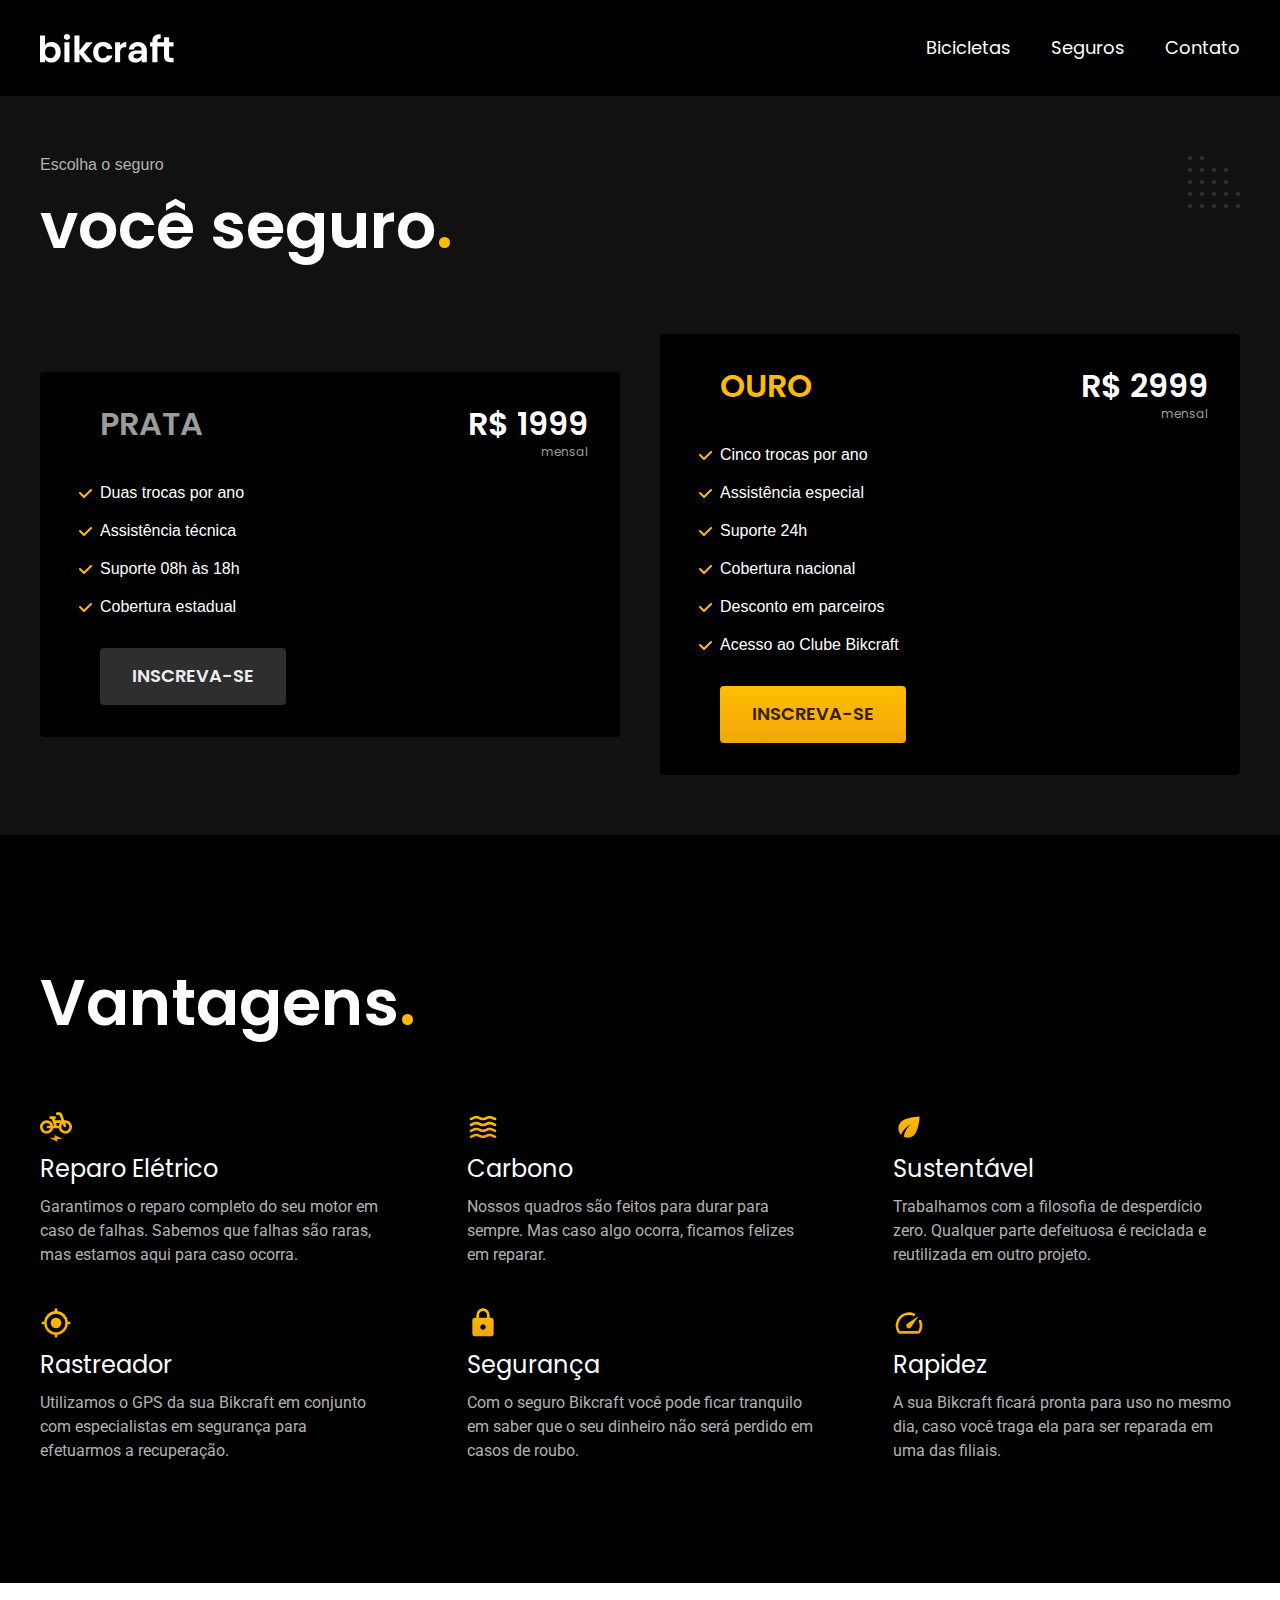
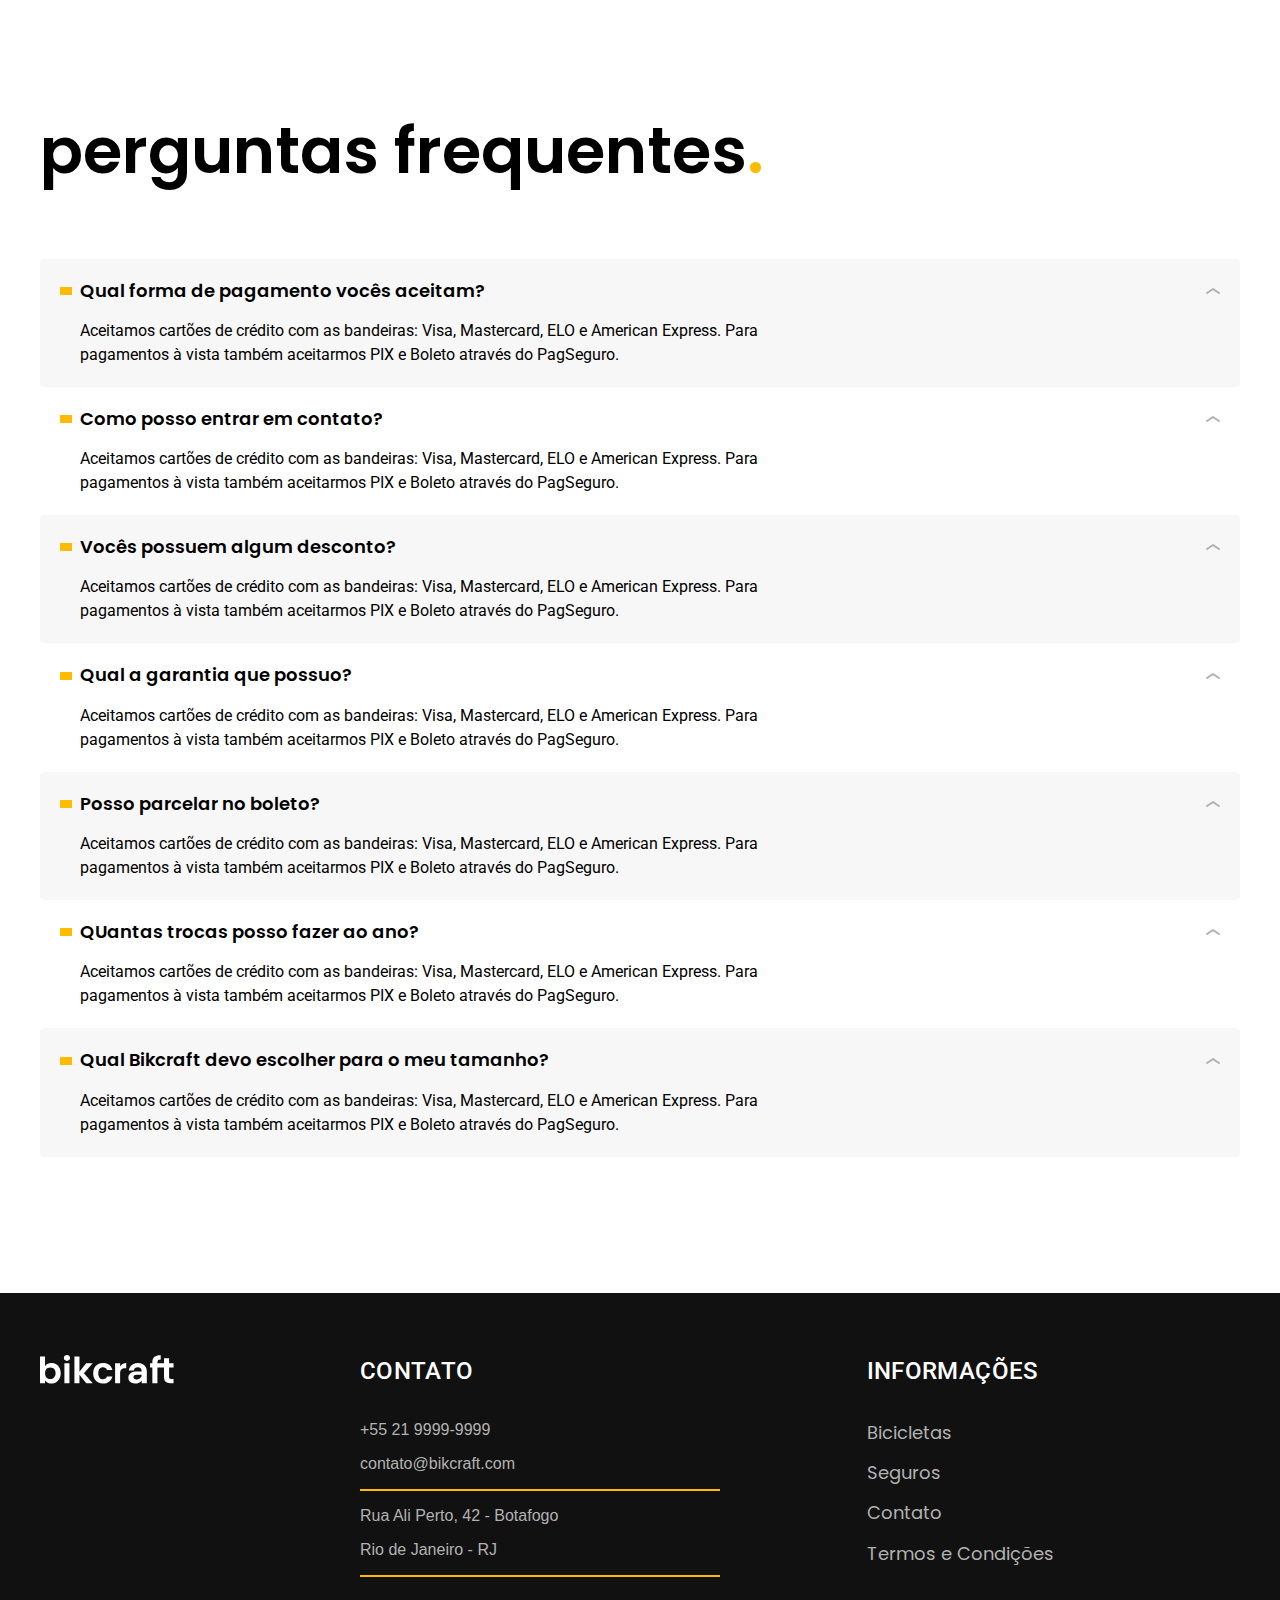
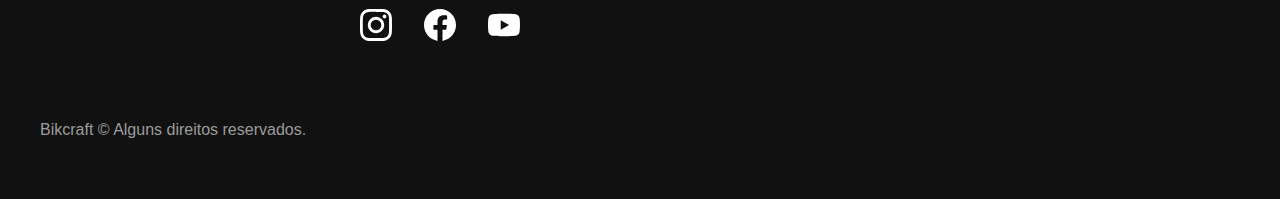
<file: seguros.html>
<!DOCTYPE html>
<html lang="pt-br">

<head>
  <meta charset="UTF-8">
  <meta http-equiv="X-UA-Compatible" content="IE=edge">
  <meta name="viewport" content="width=device-width, initial-scale=1.0">
  <title> Seguros | Bikcraft </title>
  <meta name="description" content="Seguros.">
  <link rel="preload" href="css/style.css" as="style">
  <link rel="stylesheet" href="css/style.css">

  <link rel="preconnect" href="https://fonts.googleapis.com">
  <link rel="preconnect" href="https://fonts.gstatic.com" crossorigin>
  <link
    href="https://fonts.googleapis.com/css2?family=Merriweather:ital,wght@1,900&family=Poppins:wght@400;600&family=Roboto:wght@400;500&display=swap"
    rel="stylesheet">
</head>

<body id="seguros">
  <header class="header-bg">
    <div class="header container">
      <a href="./"><img src="img/bikcraft.svg" alt="Bikcraft"></a>
      <nav aria-label="Primária">
        <ul class="header-menu font-1-m cor-0">
          <li><a href="./bicicletas.html">Bicicletas</a></li>
          <li><a href="./seguros.html">Seguros</a></li>
          <li><a href="./contato.html">Contato</a></li>
        </ul>
    </div>
    </nav>
  </header>

  <main class="seguros-bg">
    <div class="titulo-bg">
      <div class="titulo container">
        <p class="font2-l-b cor-5">Escolha o seguro</p>
        <h1 class="font-1-xxl cor-0">você seguro<span class="cor-p1">.</span></h1>
      </div>
    </div>

    <div class="seguros container">
      <div class="seguros-item">
        <h3 class="font-1-xl cor-6">PRATA</h3>
        <span class="font-1-xl cor-0">R$ 1999 <span class="font-1-xs cor-6">mensal</span></span>
        <ul class="font-2-m cor-0">
          <li>Duas trocas por ano</li>
          <li>Assistência técnica</li>
          <li>Suporte 08h às 18h</li>
          <li>Cobertura estadual</li>
        </ul>
        <a href="./orcamento.html" class="botao secundario">Inscreva-se</a>
      </div>

      <div class="seguros-item">
        <h3 class="font-1-xl cor-p1">OURO</h3>
        <span class="font-1-xl cor-0">R$ 2999 <span class="font-1-xs cor-6">mensal</span></span>
        <ul class="font-2-m cor-0">
          <li>Cinco trocas por ano</li>
          <li>Assistência especial</li>
          <li>Suporte 24h</li>
          <li>Cobertura nacional</li>
          <li>Desconto em parceiros</li>
          <li>Acesso ao Clube Bikcraft</li>
        </ul>
        <a href="./orcamento.html" class="botao">Inscreva-se</a>
      </div>
    </div>
  </main>

  <article class="vantagens-bg">
    <div class="vantagens container">
      <h2 class="font-1-xxl cor-0">Vantagens<span class="cor-p1">.</span></h2>
      <ul>
        <li>
          <img src="img/icones/eletrica.svg" alt="">
          <h3 class="font-1-l cor-0">Reparo Elétrico</h3>
          <p class="font-2-s cor-5">Garantimos o reparo completo do seu motor em caso de falhas. Sabemos que falhas são
            raras, mas estamos aqui para caso ocorra.</p>
        </li>
        <li>
          <img src="img/icones/carbono.svg" alt="">
          <h3 class="font-1-l cor-0">Carbono</h3>
          <p class="font-2-s cor-5">Nossos quadros são feitos para durar para sempre. Mas caso algo ocorra, ficamos
            felizes em reparar.</p>
        </li>
        <li>
          <img src="img/icones/sustentavel.svg" alt="">
          <h3 class="font-1-l cor-0">Sustentável</h3>
          <p class="font-2-s cor-5">Trabalhamos com a filosofia de desperdício zero. Qualquer parte defeituosa é
            reciclada e reutilizada em outro projeto.</p>
        </li>
        <li>
          <img src="img/icones/rastreador.svg" alt="">
          <h3 class="font-1-l cor-0">Rastreador</h3>
          <p class="font-2-s cor-5">Utilizamos o GPS da sua Bikcraft em conjunto com especialistas em segurança para
            efetuarmos a recuperação.</p>
        </li>
        <li>
          <img src="img/icones/seguro.svg" alt="">
          <h3 class="font-1-l cor-0">Segurança</h3>
          <p class="font-2-s cor-5">Com o seguro Bikcraft você pode ficar tranquilo em saber que o seu dinheiro não será
            perdido em casos de roubo.</p>
        </li>
        <li>
          <img src="img/icones/velocidade.svg" alt="">
          <h3 class="font-1-l cor-0">Rapidez</h3>
          <p class="font-2-s cor-5">A sua Bikcraft ficará pronta para uso no mesmo dia, caso você traga ela para ser
            reparada em uma das filiais.</p>
        </li>
      </ul>
    </div>
  </article>

  <article class="perguntas container">
    <h2 class="font-1-xxl">perguntas frequentes<span class="cor-p1">.</span></h2>
    <dl>
      <div>
        <dt class="font-1-m-b">Qual forma de pagamento vocês aceitam?</dt>
        <dd class="font-2-s cor9">Aceitamos cartões de crédito com as bandeiras: Visa, Mastercard, ELO e American
          Express. Para pagamentos à vista também aceitarmos PIX e Boleto através do PagSeguro.</dd>
      </div>
      <div>
        <dt class="font-1-m-b">Como posso entrar em contato?</dt>
        <dd class="font-2-s cor9">Aceitamos cartões de crédito com as bandeiras: Visa, Mastercard, ELO e American
          Express. Para pagamentos à vista também aceitarmos PIX e Boleto através do PagSeguro.</dd>
      </div>
      <div>
        <dt class="font-1-m-b">Vocês possuem algum desconto?</dt>
        <dd class="font-2-s cor9">Aceitamos cartões de crédito com as bandeiras: Visa, Mastercard, ELO e American
          Express. Para pagamentos à vista também aceitarmos PIX e Boleto através do PagSeguro.</dd>
      </div>
      <div>
        <dt class="font-1-m-b">Qual a garantia que possuo?</dt>
        <dd class="font-2-s cor9">Aceitamos cartões de crédito com as bandeiras: Visa, Mastercard, ELO e American
          Express. Para pagamentos à vista também aceitarmos PIX e Boleto através do PagSeguro.</dd>
      </div>
      <div>
        <dt class="font-1-m-b">Posso parcelar no boleto?</dt>
        <dd class="font-2-s cor9">Aceitamos cartões de crédito com as bandeiras: Visa, Mastercard, ELO e American
          Express. Para pagamentos à vista também aceitarmos PIX e Boleto através do PagSeguro.</dd>
      </div>
      <div>
        <dt class="font-1-m-b">QUantas trocas posso fazer ao ano?</dt>
        <dd class="font-2-s cor9">Aceitamos cartões de crédito com as bandeiras: Visa, Mastercard, ELO e American
          Express. Para pagamentos à vista também aceitarmos PIX e Boleto através do PagSeguro.</dd>
      </div>
      <div>
        <dt class="font-1-m-b">Qual Bikcraft devo escolher para o meu tamanho?</dt>
        <dd class="font-2-s cor9">Aceitamos cartões de crédito com as bandeiras: Visa, Mastercard, ELO e American
          Express. Para pagamentos à vista também aceitarmos PIX e Boleto através do PagSeguro.</dd>
      </div>
    </dl>
  </article>



  <footer class="footer-bg">
    <div class="footer container">
      <img src="./img/bikcraft.svg" alt="Bikcraft">
      <div class="footer-contato">
        <h3 class="font-2-l-b cor-0">Contato</h3>
        <ul class="font-2-m cor-5">
          <li><a href="tel:+552199999999">+55 21 9999-9999</a></li>
          <li><a href="mailto:contato@bikcraft.com">contato@bikcraft.com</a></li>
          <li>Rua Ali Perto, 42 - Botafogo</li>
          <li>Rio de Janeiro - RJ</li>
        </ul>
        <div class="footer-redes">
          <a href="./">
            <img src="./img/redes/instagram.svg" alt="Instagram">
          </a>
          <a href="./">
            <img src="./img/redes/facebook.svg" alt="Facebook">
          </a>
          <a href="./">
            <img src="./img/redes/youtube.svg" alt="Youtube">
          </a>
        </div>
      </div>
      <div class="footer-informacoes">
        <h3 class="font-2-l-b cor-0">Informações</h3>
        <nav>
          <ul class="font-1-m cor-5">
            <li><a href="./bicicletas.html">Bicicletas</a></li>
            <li><a href="./seguros.html">Seguros</a></li>
            <li><a href="./contato.html">Contato</a></li>
            <li><a href="./termos.html">Termos e Condições</a></li>
          </ul>
        </nav>
      </div>
      <p class="footer-copy font-2-m cor-6">Bikcraft © Alguns direitos reservados.</p>
    </div>
  </footer>

</body>

</html>
</file>
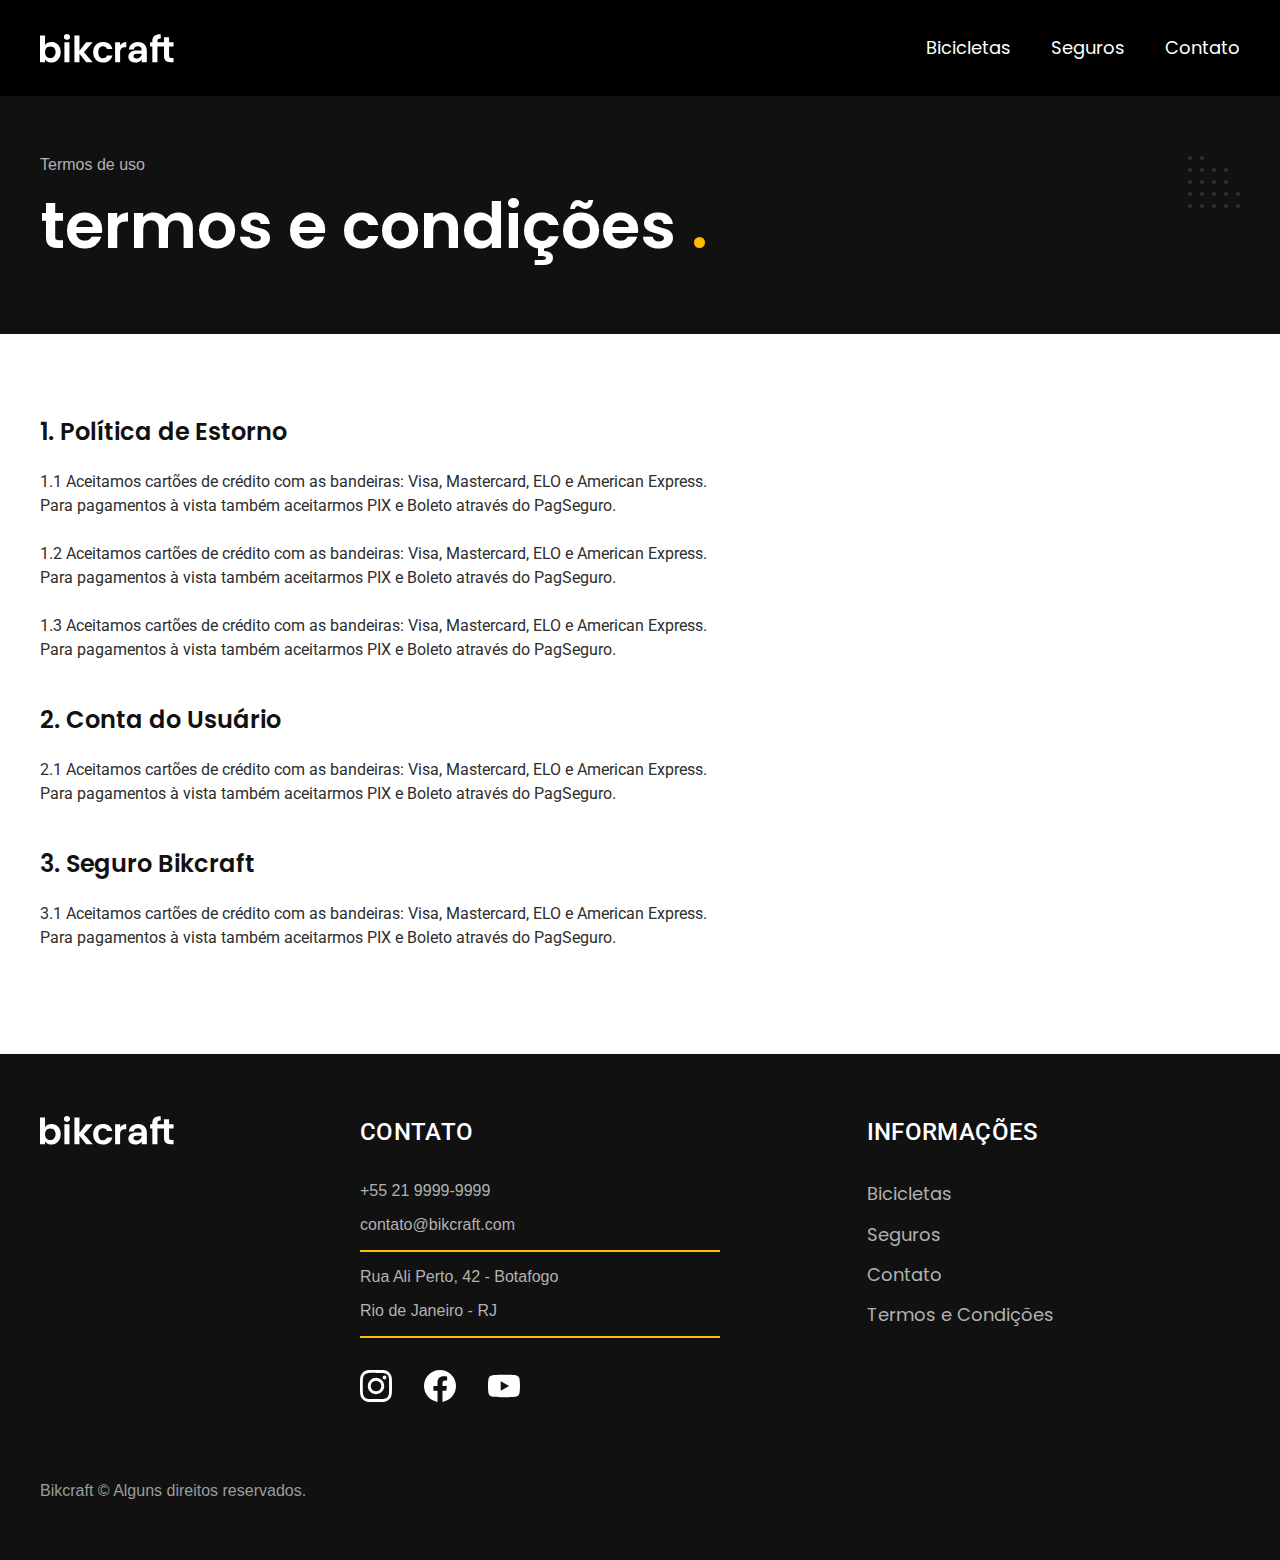
<file: termos.html>
<!DOCTYPE html>
<html lang="pt-br">

<head>
  <meta charset="UTF-8">
  <meta http-equiv="X-UA-Compatible" content="IE=edge">
  <meta name="viewport" content="width=device-width, initial-scale=1.0">
  <title> Termos e condições | Bikcraft </title>
  <meta name="description" content="Termos e condições.">
  <link rel="preload" href="css/style.css" as="style">
  <link rel="stylesheet" href="css/style.css">

  <link rel="preconnect" href="https://fonts.googleapis.com">
  <link rel="preconnect" href="https://fonts.gstatic.com" crossorigin>
  <link
    href="https://fonts.googleapis.com/css2?family=Merriweather:ital,wght@1,900&family=Poppins:wght@400;600&family=Roboto:wght@400;500&display=swap"
    rel="stylesheet">
</head>

<body id="termos">
  <header class="header-bg">
    <div class="header container">
      <a href="./"><img src="img/bikcraft.svg" alt="Bikcraft"></a>
      <nav aria-label="Primária">
        <ul class="header-menu font-1-m cor-0">
          <li><a href="./bicicletas.html">Bicicletas</a></li>
          <li><a href="./seguros.html">Seguros</a></li>
          <li><a href="./contato.html">Contato</a></li>
        </ul>
    </div>
    </nav>
  </header>

  <main>
    <div class="titulo-bg">
      <div class="titulo container">
        <p class="font2-l-b cor-5">Termos de uso</p>
        <h1 class="font-1-xxl cor-0">termos e condições <span class="cor-p1">.</span></h1>
      </div>

    </div>

    <div class="termos container font-2-s cor-10">

      <h2 class="font-1-l cor-11">1. Política de Estorno</h2>
      <p>1.1 Aceitamos cartões de crédito com as bandeiras: Visa, Mastercard, ELO e American Express. Para pagamentos à
        vista também aceitarmos PIX e Boleto através do PagSeguro.</p>
      <p>1.2 Aceitamos cartões de crédito com as bandeiras: Visa, Mastercard, ELO e American Express. Para pagamentos à
        vista também aceitarmos PIX e Boleto através do PagSeguro.</p>
      <p>1.3 Aceitamos cartões de crédito com as bandeiras: Visa, Mastercard, ELO e American Express. Para pagamentos à
        vista também aceitarmos PIX e Boleto através do PagSeguro.</p>

      <h2 class="font-1-l cor-11">2. Conta do Usuário</h2>
      <p>2.1 Aceitamos cartões de crédito com as bandeiras: Visa, Mastercard, ELO e American Express. Para pagamentos à
        vista também aceitarmos PIX e Boleto através do PagSeguro.</p>

      <h2 class="font-1-l cor-11">3. Seguro Bikcraft</h2>
      <p>3.1 Aceitamos cartões de crédito com as bandeiras: Visa, Mastercard, ELO e American Express. Para pagamentos à
        vista também aceitarmos PIX e Boleto através do PagSeguro.</p>
      <p></p>
    </div>

  </main>



  <footer class="footer-bg">
    <div class="footer container">
      <img src="./img/bikcraft.svg" alt="Bikcraft">
      <div class="footer-contato">
        <h3 class="font-2-l-b cor-0">Contato</h3>
        <ul class="font-2-m cor-5">
          <li><a href="tel:+552199999999">+55 21 9999-9999</a></li>
          <li><a href="mailto:contato@bikcraft.com">contato@bikcraft.com</a></li>
          <li>Rua Ali Perto, 42 - Botafogo</li>
          <li>Rio de Janeiro - RJ</li>
        </ul>
        <div class="footer-redes">
          <a href="./">
            <img src="./img/redes/instagram.svg" alt="Instagram">
          </a>
          <a href="./">
            <img src="./img/redes/facebook.svg" alt="Facebook">
          </a>
          <a href="./">
            <img src="./img/redes/youtube.svg" alt="Youtube">
          </a>
        </div>
      </div>
      <div class="footer-informacoes">
        <h3 class="font-2-l-b cor-0">Informações</h3>
        <nav>
          <ul class="font-1-m cor-5">
            <li><a href="./bicicletas.html">Bicicletas</a></li>
            <li><a href="./seguros.html">Seguros</a></li>
            <li><a href="./contato.html">Contato</a></li>
            <li><a href="./termos.html">Termos e Condições</a></li>
          </ul>
        </nav>
      </div>
      <p class="footer-copy font-2-m cor-6">Bikcraft © Alguns direitos reservados.</p>
    </div>
  </footer>

</body>

</html>
</file>
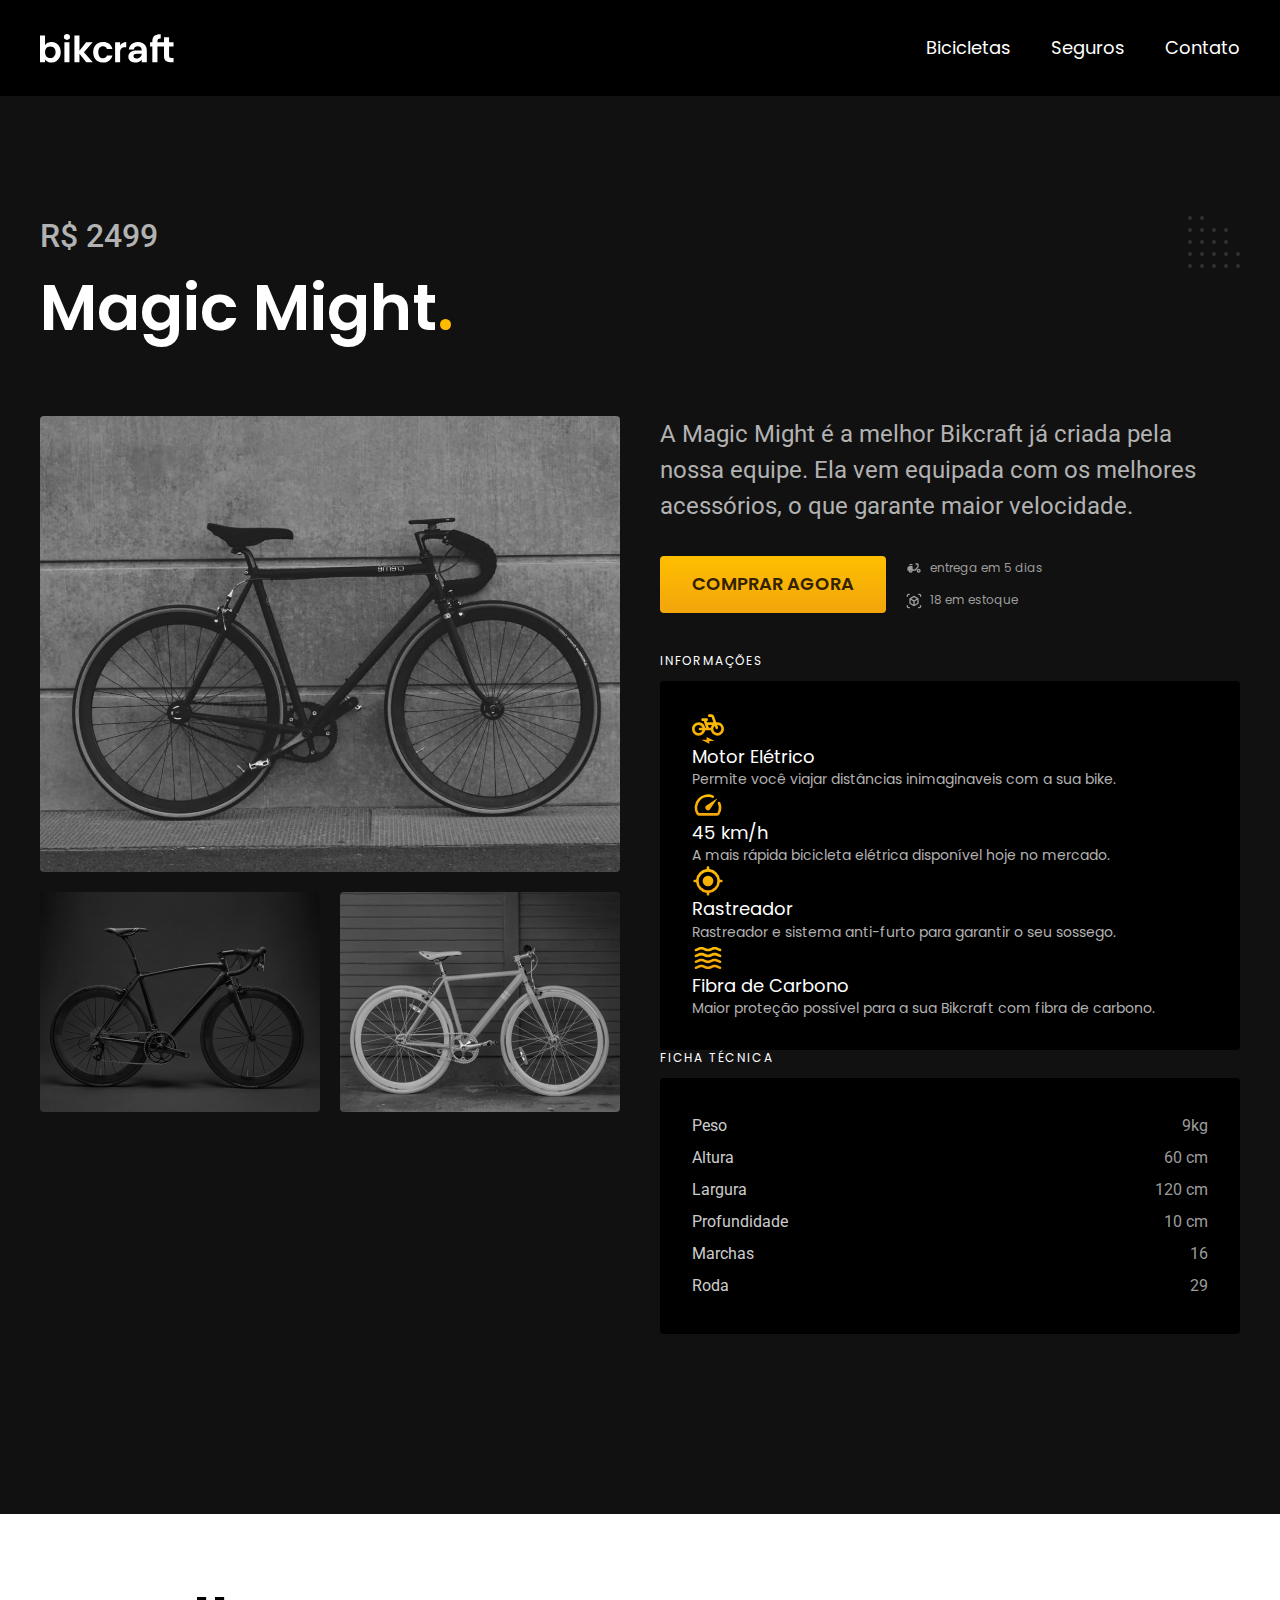
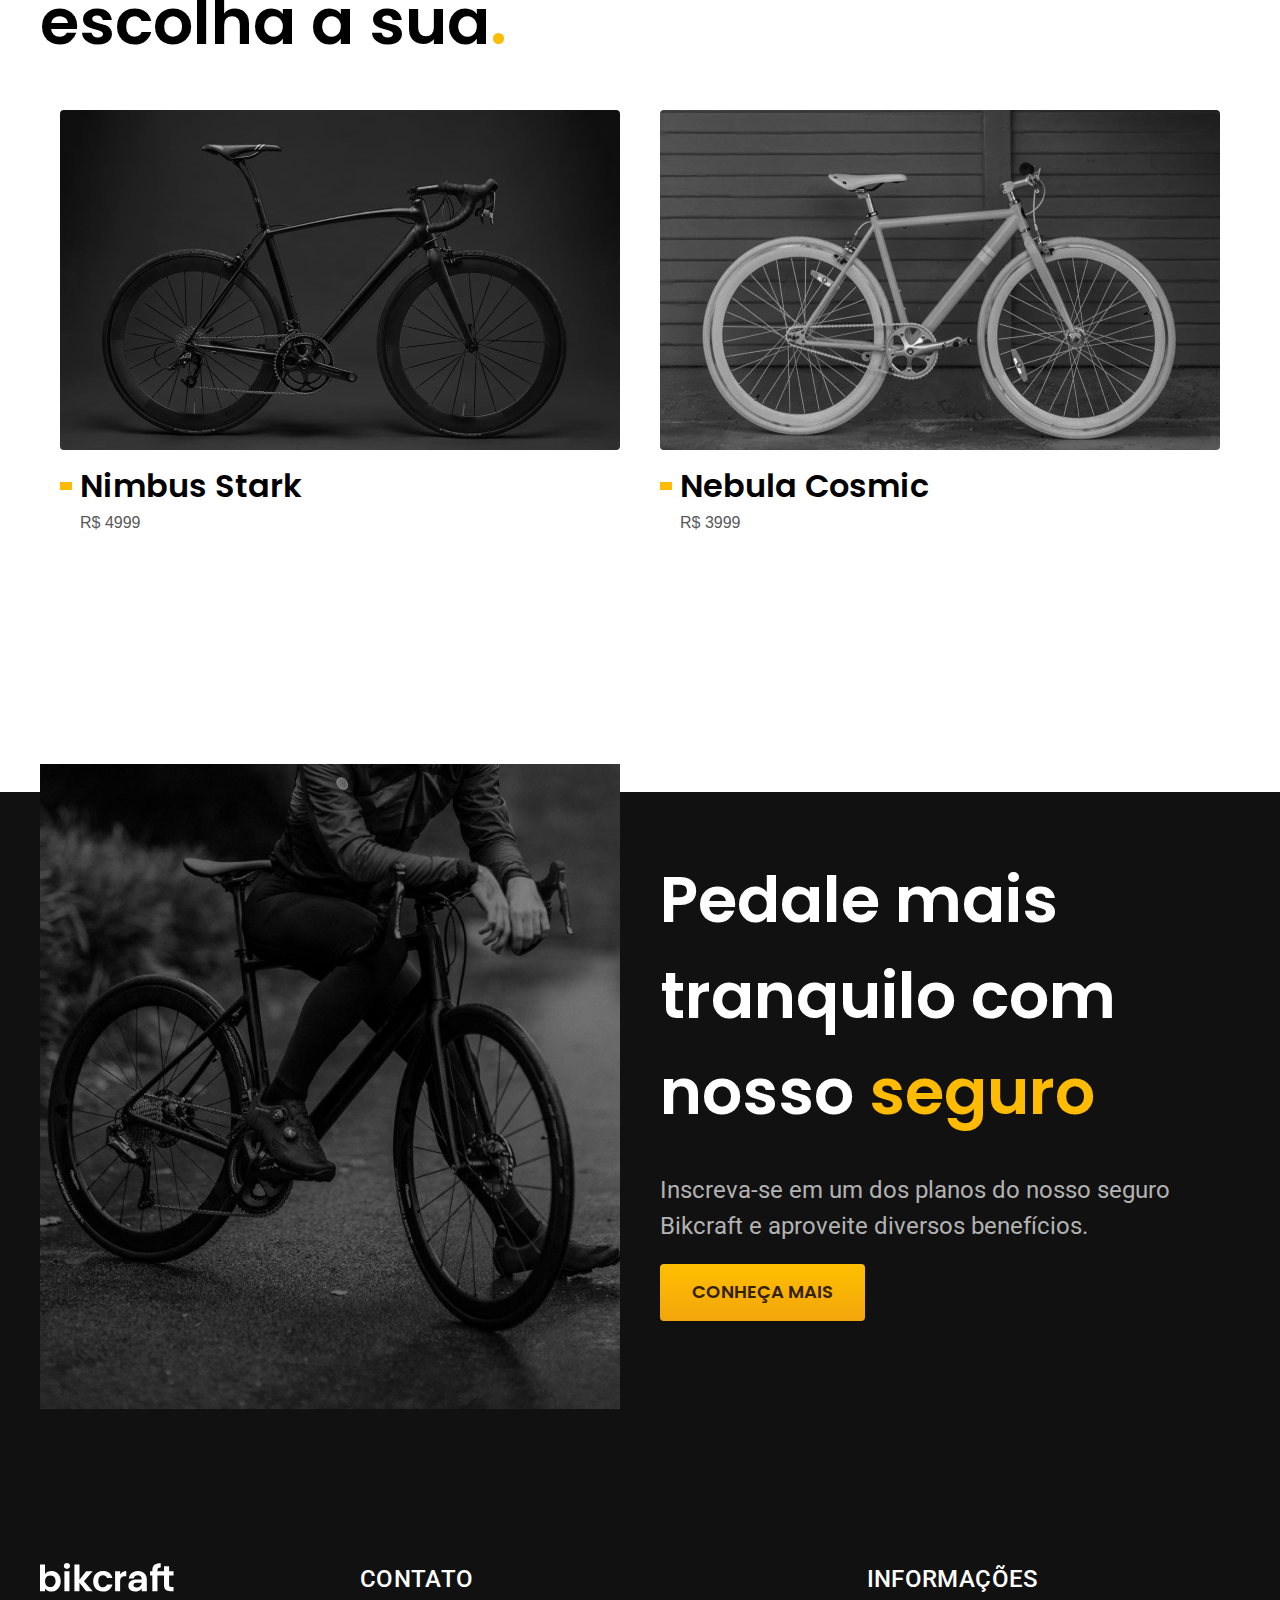
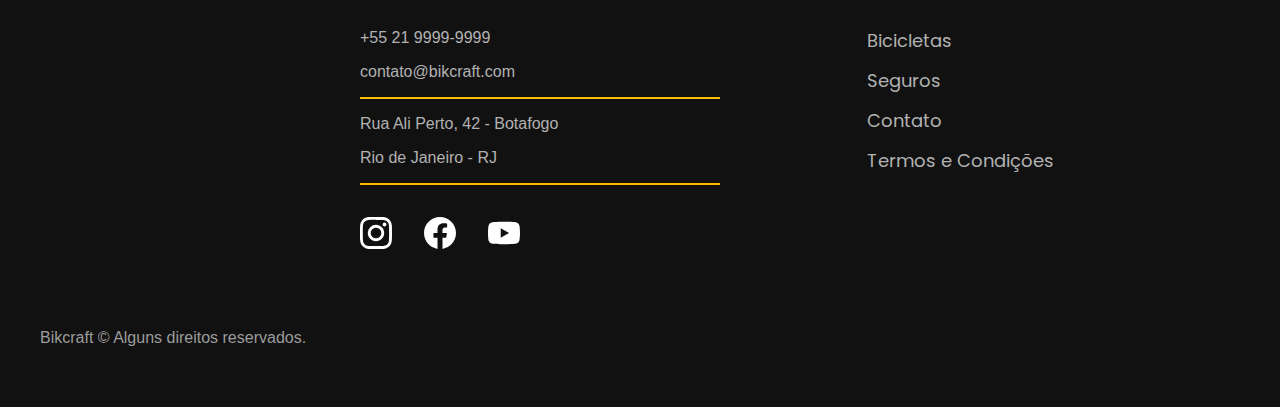
<file: bicicletas/magic.html>
<!DOCTYPE html>
<html lang="pt-br">
<head>
  <meta charset="UTF-8">
  <meta http-equiv="X-UA-Compatible" content="IE=edge">
  <meta name="viewport" content="width=device-width, initial-scale=1.0">
  <title> Magic Might | Bikcraft </title>
  <meta name="description" content="Bicicleta Magic Might.">
  <link rel="stylesheet" href="../css/style.css">
  <link rel="preconnect" href="https://fonts.googleapis.com">
  <link rel="preconnect" href="https://fonts.gstatic.com" crossorigin>
  <link href="https://fonts.googleapis.com/css2?family=Merriweather:ital,wght@1,900&family=Poppins:wght@400;600&family=Roboto:wght@400;500&display=swap" rel="stylesheet">
</head>
<body id="bicicleta">
  <header class="header-bg">
    <div class="header container">
      <a href="../"><img src="../img/bikcraft.svg" alt="Bikcraft"></a>
      <nav aria-label="Primária">
        <ul class="header-menu font-1-m cor-0">
          <li><a href="../bicicletas.html">Bicicletas</a></li>
          <li><a href="../seguros.html">Seguros</a></li>
          <li><a href="../contato.html">Contato</a></li>
        </ul>
    </div>
    </nav>
  </header>
  <main class="titulo-bg">
    <div class="titulo-bg">
      <div class="titulo container">
        <p class="font-2-xl cor-5">R$ 2499</p>
        <h1 class="font-1-xxl cor-0">Magic Might<span class="cor-p1">.</span></h1>
      </div>
      <div class="bicicleta container">
        <div class="bicicleta-imagens">
          <img src="../img/bicicleta/nimbus2.jpg" alt="">
          <img src="../img/bicicleta/nimbus1.jpg" alt="">
          <img src="../img/bicicleta/nimbus3.jpg" alt="">
        </div>
        <div class="bicicleta-conteudo">
          <p class="font-2-l cor-5">A Magic Might é a melhor Bikcraft já criada pela nossa equipe. Ela vem equipada com os melhores acessórios, o que garante maior velocidade.</p>
          <div class="bicicleta-comprar">
            <a class="botao" href="../orcamento.html">Comprar agora</a>
            <span class="font-1-xs cor-6"><img src="../img/icones/entrega.svg" alt=""> entrega em 5 dias</span>
            <span class="font-1-xs cor-6"><img src="../img/icones/estoque.svg" alt="">18 em estoque</span>
          </div>
          <h2 class="font-1-xs cor-0">Informações</h2>
          <ul class="bicicleta-informações">
            <li>
              <img src="../img/icones/eletrica.svg" alt="">
              <h3 class="font-1-m cor-0">Motor Elétrico</h3>
              <p class="font-2-xs cor-5">Permite você viajar distâncias inimaginaveis com a sua bike.</p>
            </li>
            <li>
              <img src="../img/icones/velocidade.svg" alt="">
              <h3 class="font-1-m cor-0">45 km/h</h3>
              <p class="font-2-xs cor-5">A mais rápida bicicleta elétrica disponível hoje no mercado.</p>
            </li>
            <li>
              <img src="../img/icones/rastreador.svg" alt="">
              <h3 class="font-1-m cor-0">Rastreador</h3>
              <p class="font-2-xs cor-5">Rastreador e sistema anti-furto para garantir o seu sossego.</p>
            </li>
            <li>
              <img src="../img/icones/carbono.svg" alt="">
              <h3 class="font-1-m cor-0">Fibra de Carbono</h3>
              <p class="font-2-xs cor-5">Maior proteção possível para a sua Bikcraft com fibra de carbono.</p>
            </li>
          </ul>
          <h2 class="font-1-xs cor-0">Ficha Técnica</h2>
          <ul class="bicicleta-ficha font-2-s cor-4">
            <li>Peso <span>9kg</span></li>
            <li>Altura <span>60 cm</span></li>
            <li>Largura <span>120 cm</span></li>
            <li>Profundidade <span>10 cm</span></li>
            <li>Marchas <span>16</span></li>
            <li>Roda <span>29</span></li>
          </ul>
        </div>
      </div>
  </main>
  <article class="bicicletas-lista container">
    <h2 class="font-1-xxl">escolha a sua<span class="cor-p1">.</span></h2>
    <ul>
      <li>
        <a href="./nimbus.html">
          <img src="../img/bicicletas/nimbus.jpg" alt="Bicicleta preta">
          <h3 class="font-1-xl">Nimbus Stark</h3>
          <span class="font-2-m cor-8">R$ 4999</span>
        </a>
      </li>
      <li>
        <a href="./nebula.html">
          <img src="../img/bicicletas/nebula.jpg" alt="Bicicleta preta">
          <h3 class="font-1-xl">Nebula Cosmic</h3>
          <span class="font-2-m cor-8">R$ 3999</span>
        </a>
      </li>
    </ul>
  </article>

  <article class="seguro-bg">
    <div class="seguro container">
      <div class="seguro-imagem">
        <img src="../img/fotos/seguros.jpg" alt="Pessoa em uma bicicleta">
      </div>
      <div class="seguro-conteudo">
        <h2 class="font-1-xxl cor-0">Pedale mais tranquilo com nosso <span class="cor-p1">seguro</span></h2>
        <p class="font-2-l cor-5">Inscreva-se em um dos planos do nosso seguro Bikcraft e aproveite diversos benefícios.</p>
        <a class="botao" href="../seguros.html">Conheça Mais</a>
      </div>
    </div>
  </article>

  <footer class="footer-bg">
    <div class="footer container">
      <img src="../img/bikcraft.svg" alt="Bikcraft">
      <div class="footer-contato">
        <h3 class="font-2-l-b cor-0">Contato</h3>
        <ul class="font-2-m cor-5">
          <li><a href="tel:+552199999999">+55 21 9999-9999</a></li>
          <li><a href="mailto:contato@bikcraft.com">contato@bikcraft.com</a></li>
          <li>Rua Ali Perto, 42 - Botafogo</li>
          <li>Rio de Janeiro - RJ</li>
        </ul>
        <div class="footer-redes">
          <a href="../">
            <img src="../img/redes/instagram.svg" alt="Instagram">
          </a>
          <a href="../">
            <img src="../img/redes/facebook.svg" alt="Facebook">
          </a>
          <a href="../">
            <img src="../img/redes/youtube.svg" alt="Youtube">
          </a>
        </div>
      </div>
      <div class="footer-informacoes">
        <h3 class="font-2-l-b cor-0">Informações</h3>
        <nav>
          <ul class="font-1-m cor-5">
            <li><a href="../bicicletas.html">Bicicletas</a></li>
            <li><a href="../seguros.html">Seguros</a></li>
            <li><a href="../contato.html">Contato</a></li>
            <li><a href="../termos.html">Termos e Condições</a></li>
          </ul>
        </nav>
      </div>
      <p class="footer-copy font-2-m cor-6">Bikcraft © Alguns direitos reservados.</p>
    </div>
  </footer>

</body>
</html>
</file>
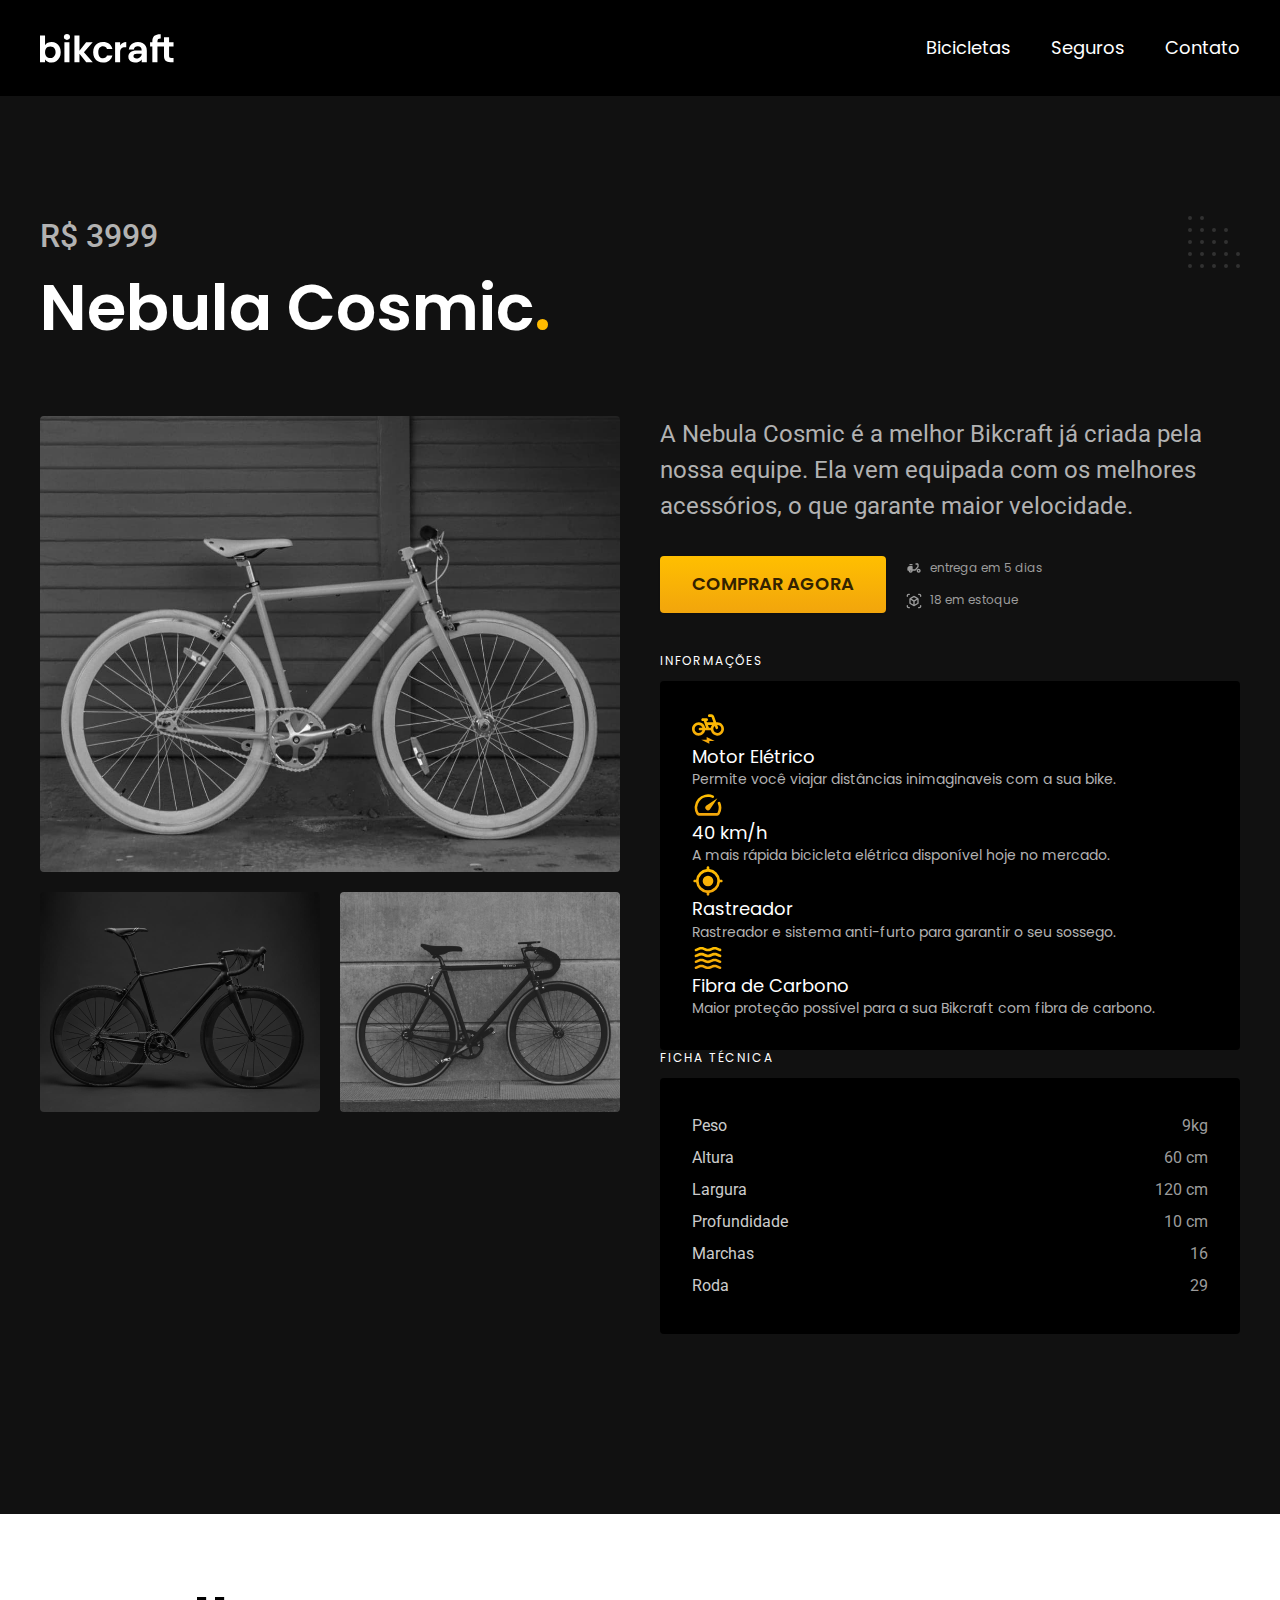
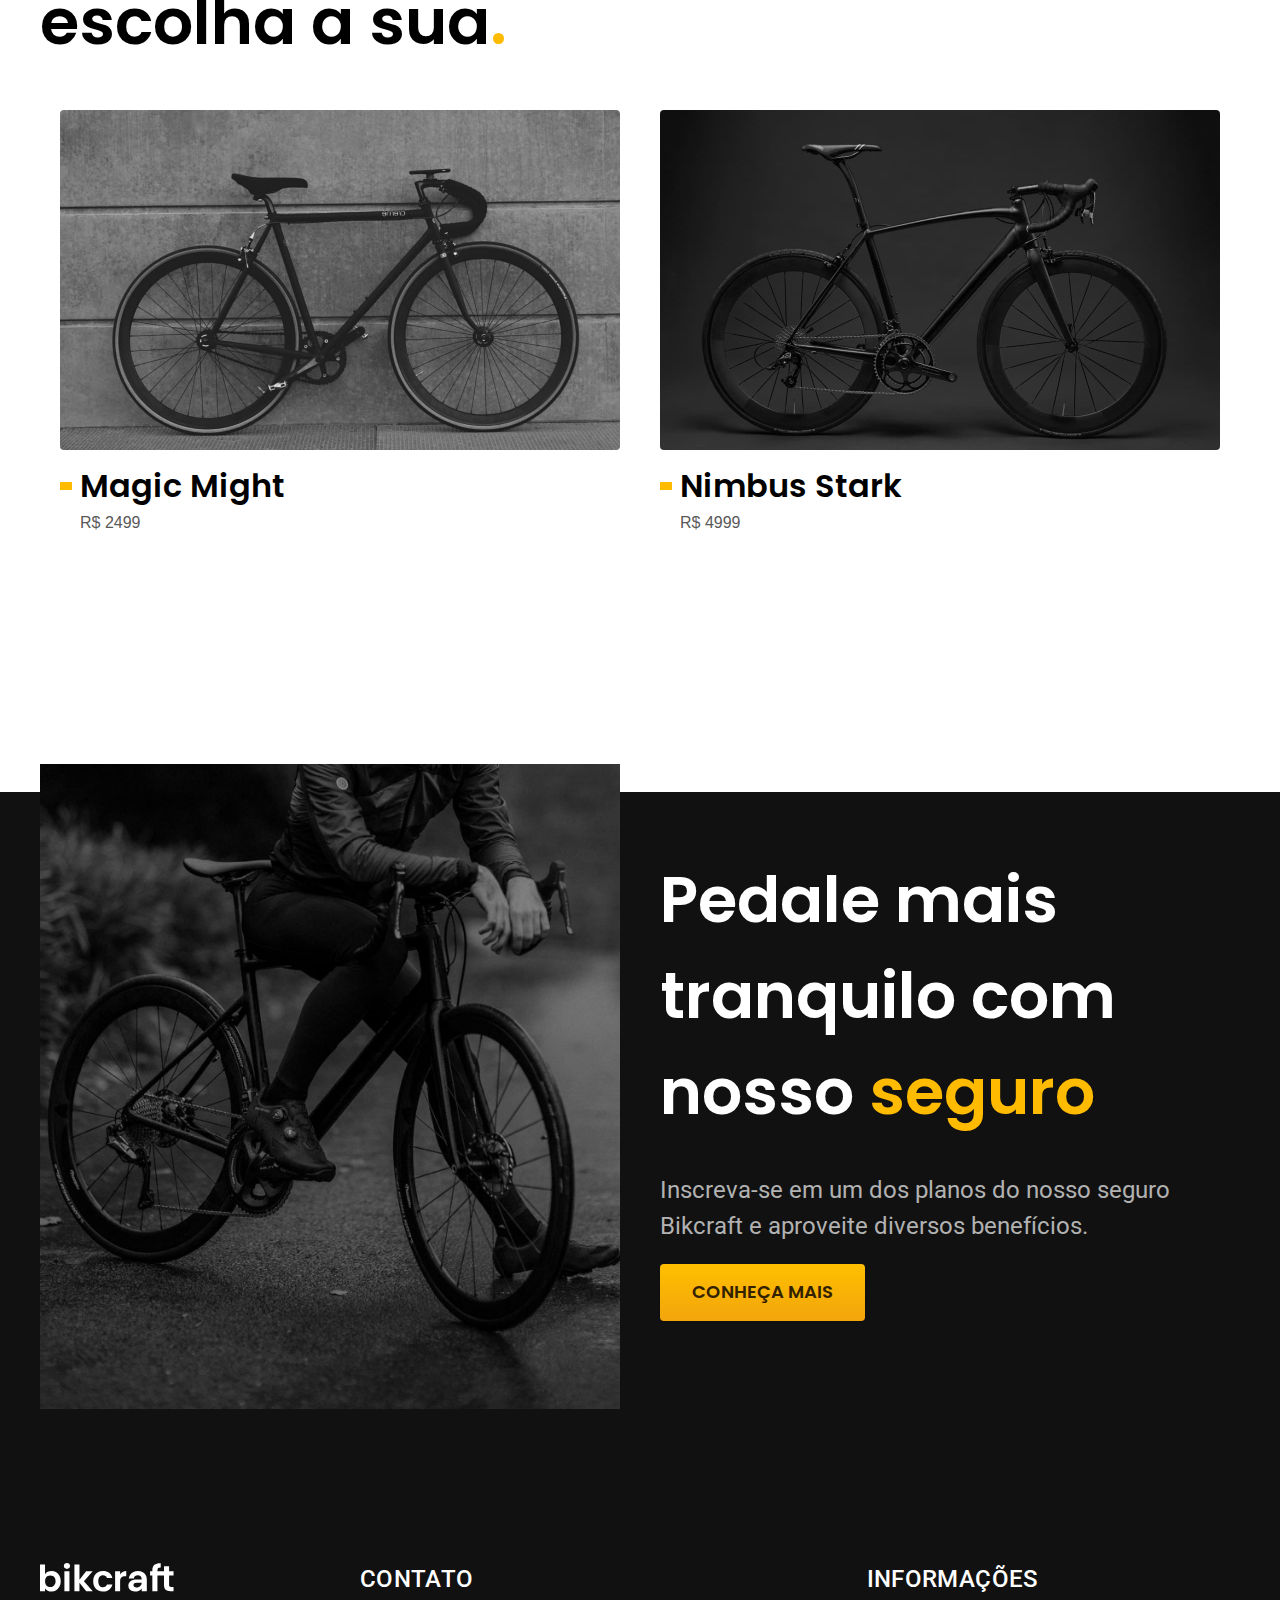
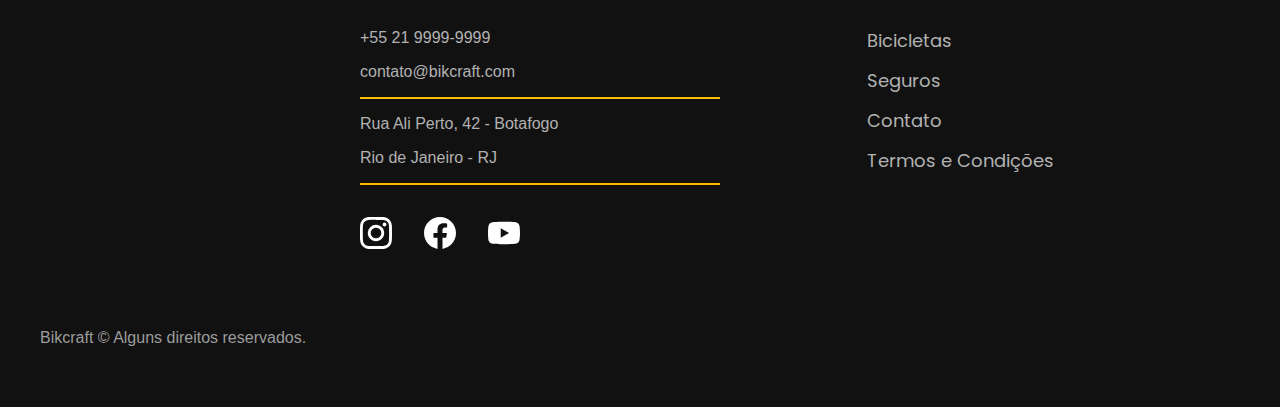
<file: bicicletas/nebula.html>
<!DOCTYPE html>
<html lang="pt-br">
<head>
  <meta charset="UTF-8">
  <meta http-equiv="X-UA-Compatible" content="IE=edge">
  <meta name="viewport" content="width=device-width, initial-scale=1.0">
  <title> Nebula Cosmic | Bikcraft </title>
  <meta name="description" content="Bicicleta Nebula Cosmic.">
  <link rel="stylesheet" href="../css/style.css">
  <link rel="preconnect" href="https://fonts.googleapis.com">
  <link rel="preconnect" href="https://fonts.gstatic.com" crossorigin>
  <link href="https://fonts.googleapis.com/css2?family=Merriweather:ital,wght@1,900&family=Poppins:wght@400;600&family=Roboto:wght@400;500&display=swap" rel="stylesheet">
</head>
<body id="bicicleta">
  <header class="header-bg">
    <div class="header container">
      <a href="../"><img src="../img/bikcraft.svg" alt="Bikcraft"></a>
      <nav aria-label="Primária">
        <ul class="header-menu font-1-m cor-0">
          <li><a href="../bicicletas.html">Bicicletas</a></li>
          <li><a href="../seguros.html">Seguros</a></li>
          <li><a href="../contato.html">Contato</a></li>
        </ul>
    </div>
    </nav>
  </header>
  <main class="titulo-bg">
    <div class="titulo-bg">
      <div class="titulo container">
        <p class="font-2-xl cor-5">R$ 3999</p>
        <h1 class="font-1-xxl cor-0">Nebula Cosmic<span class="cor-p1">.</span></h1>
      </div>
      <div class="bicicleta container">
        <div class="bicicleta-imagens">
          <img src="../img/bicicleta/nimbus3.jpg" alt="">
          <img src="../img/bicicleta/nimbus1.jpg" alt="">
          <img src="../img/bicicleta/nimbus2.jpg" alt="">
        </div>
        <div class="bicicleta-conteudo">
          <p class="font-2-l cor-5">A Nebula Cosmic é a melhor Bikcraft já criada pela nossa equipe. Ela vem equipada com os melhores acessórios, o que garante maior velocidade.</p>
          <div class="bicicleta-comprar">
            <a class="botao" href="../orcamento.html">Comprar agora</a>
            <span class="font-1-xs cor-6"><img src="../img/icones/entrega.svg" alt=""> entrega em 5 dias</span>
            <span class="font-1-xs cor-6"><img src="../img/icones/estoque.svg" alt="">18 em estoque</span>
          </div>
          <h2 class="font-1-xs cor-0">Informações</h2>
          <ul class="bicicleta-informações">
            <li>
              <img src="../img/icones/eletrica.svg" alt="">
              <h3 class="font-1-m cor-0">Motor Elétrico</h3>
              <p class="font-2-xs cor-5">Permite você viajar distâncias inimaginaveis com a sua bike.</p>
            </li>
            <li>
              <img src="../img/icones/velocidade.svg" alt="">
              <h3 class="font-1-m cor-0">40 km/h</h3>
              <p class="font-2-xs cor-5">A mais rápida bicicleta elétrica disponível hoje no mercado.</p>
            </li>
            <li>
              <img src="../img/icones/rastreador.svg" alt="">
              <h3 class="font-1-m cor-0">Rastreador</h3>
              <p class="font-2-xs cor-5">Rastreador e sistema anti-furto para garantir o seu sossego.</p>
            </li>
            <li>
              <img src="../img/icones/carbono.svg" alt="">
              <h3 class="font-1-m cor-0">Fibra de Carbono</h3>
              <p class="font-2-xs cor-5">Maior proteção possível para a sua Bikcraft com fibra de carbono.</p>
            </li>
          </ul>
          <h2 class="font-1-xs cor-0">Ficha Técnica</h2>
          <ul class="bicicleta-ficha font-2-s cor-4">
            <li>Peso <span>9kg</span></li>
            <li>Altura <span>60 cm</span></li>
            <li>Largura <span>120 cm</span></li>
            <li>Profundidade <span>10 cm</span></li>
            <li>Marchas <span>16</span></li>
            <li>Roda <span>29</span></li>
          </ul>
        </div>
      </div>
  </main>
  <article class="bicicletas-lista container">
    <h2 class="font-1-xxl">escolha a sua<span class="cor-p1">.</span></h2>
    <ul>
      <li>
        <a href="./magic.html">
          <img src="../img/bicicletas/magic.jpg" alt="Bicicleta preta">
          <h3 class="font-1-xl">Magic Might</h3>
          <span class="font-2-m cor-8">R$ 2499</span>
        </a>
      </li>
      <li>
        <a href="./nimbus.html">
          <img src="../img/bicicletas/nimbus.jpg" alt="Bicicleta preta">
          <h3 class="font-1-xl">Nimbus Stark</h3>
          <span class="font-2-m cor-8">R$ 4999</span>
        </a>
      </li>
    </ul>
  </article>

  <article class="seguro-bg">
    <div class="seguro container">
      <div class="seguro-imagem">
        <img src="../img/fotos/seguros.jpg" alt="Pessoa em uma bicicleta">
      </div>
      <div class="seguro-conteudo">
        <h2 class="font-1-xxl cor-0">Pedale mais tranquilo com nosso <span class="cor-p1">seguro</span></h2>
        <p class="font-2-l cor-5">Inscreva-se em um dos planos do nosso seguro Bikcraft e aproveite diversos benefícios.</p>
        <a class="botao" href="../seguros.html">Conheça Mais</a>
      </div>
    </div>
  </article>

  <footer class="footer-bg">
    <div class="footer container">
      <img src="../img/bikcraft.svg" alt="Bikcraft">
      <div class="footer-contato">
        <h3 class="font-2-l-b cor-0">Contato</h3>
        <ul class="font-2-m cor-5">
          <li><a href="tel:+552199999999">+55 21 9999-9999</a></li>
          <li><a href="mailto:contato@bikcraft.com">contato@bikcraft.com</a></li>
          <li>Rua Ali Perto, 42 - Botafogo</li>
          <li>Rio de Janeiro - RJ</li>
        </ul>
        <div class="footer-redes">
          <a href="../">
            <img src="../img/redes/instagram.svg" alt="Instagram">
          </a>
          <a href="../">
            <img src="../img/redes/facebook.svg" alt="Facebook">
          </a>
          <a href="../">
            <img src="../img/redes/youtube.svg" alt="Youtube">
          </a>
        </div>
      </div>
      <div class="footer-informacoes">
        <h3 class="font-2-l-b cor-0">Informações</h3>
        <nav>
          <ul class="font-1-m cor-5">
            <li><a href="../bicicletas.html">Bicicletas</a></li>
            <li><a href="../seguros.html">Seguros</a></li>
            <li><a href="../contato.html">Contato</a></li>
            <li><a href="../termos.html">Termos e Condições</a></li>
          </ul>
        </nav>
      </div>
      <p class="footer-copy font-2-m cor-6">Bikcraft © Alguns direitos reservados.</p>
    </div>
  </footer>

</body>
</html>
</file>
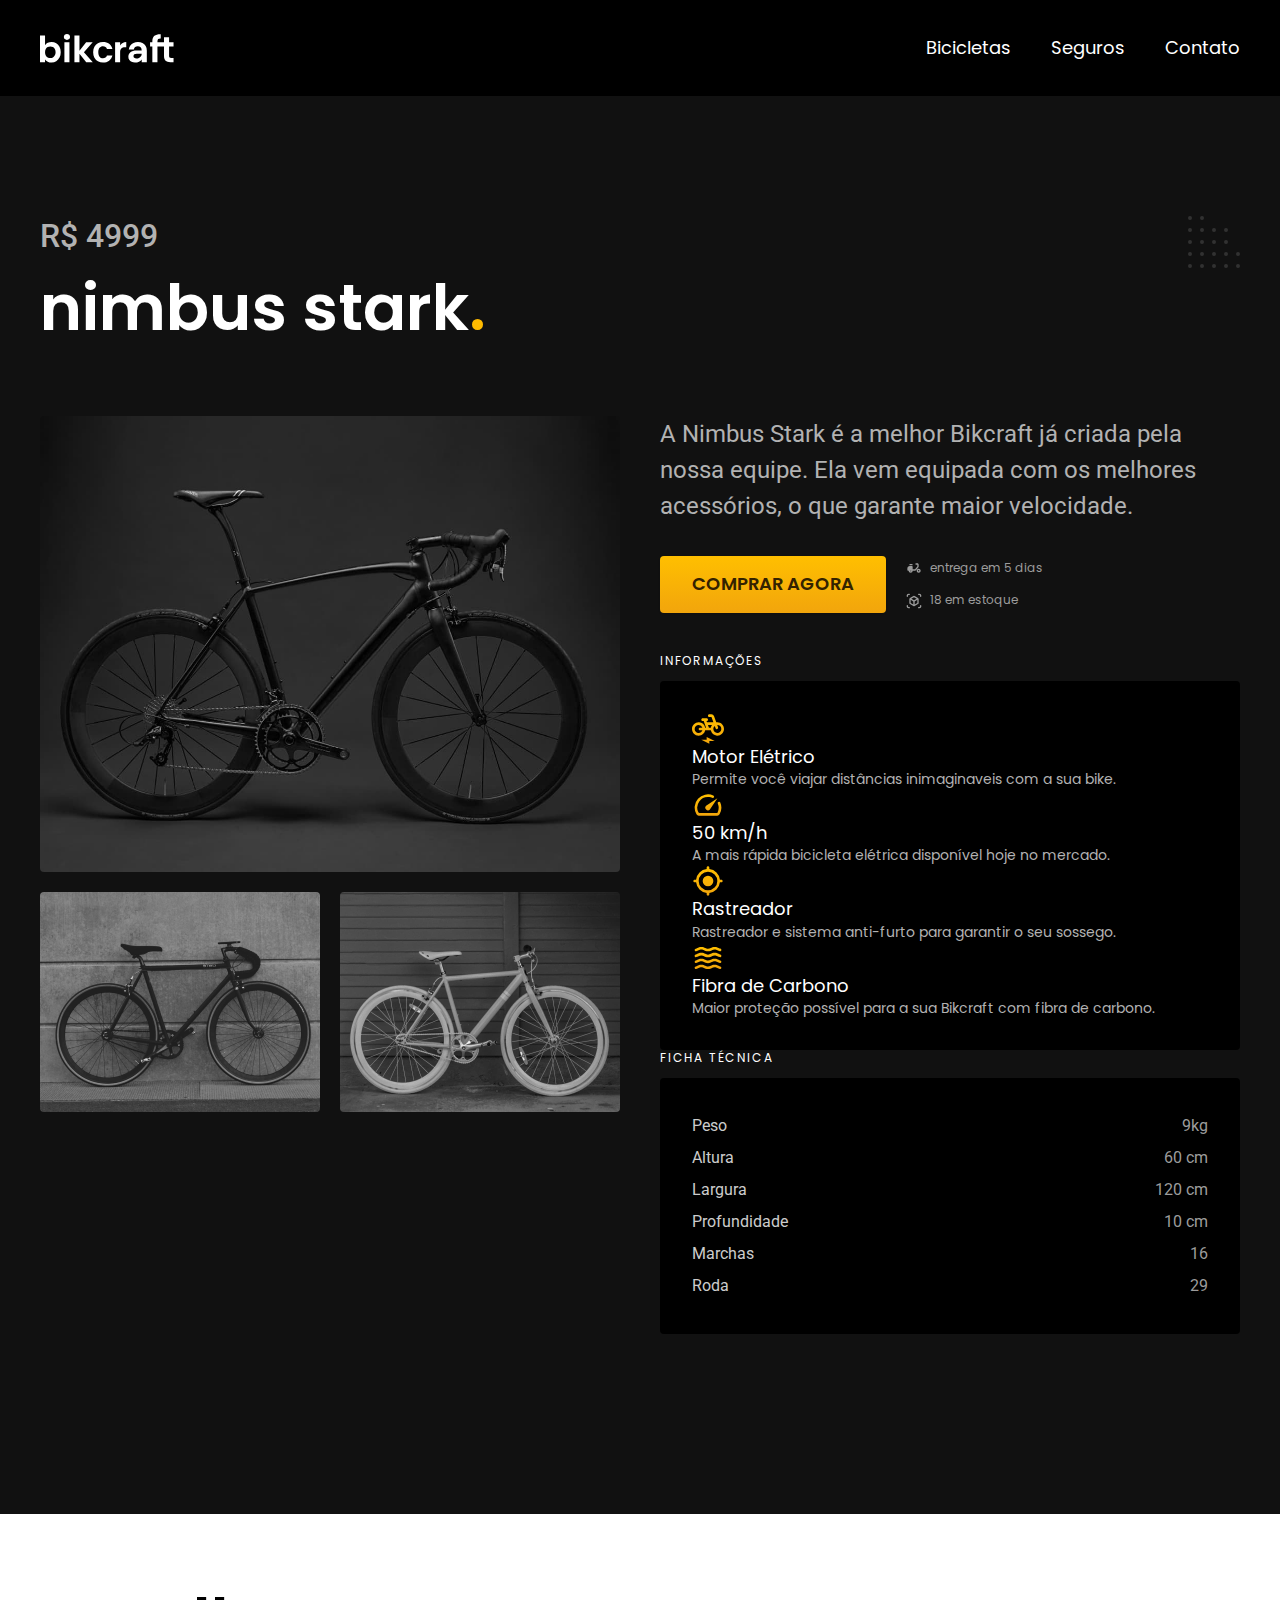
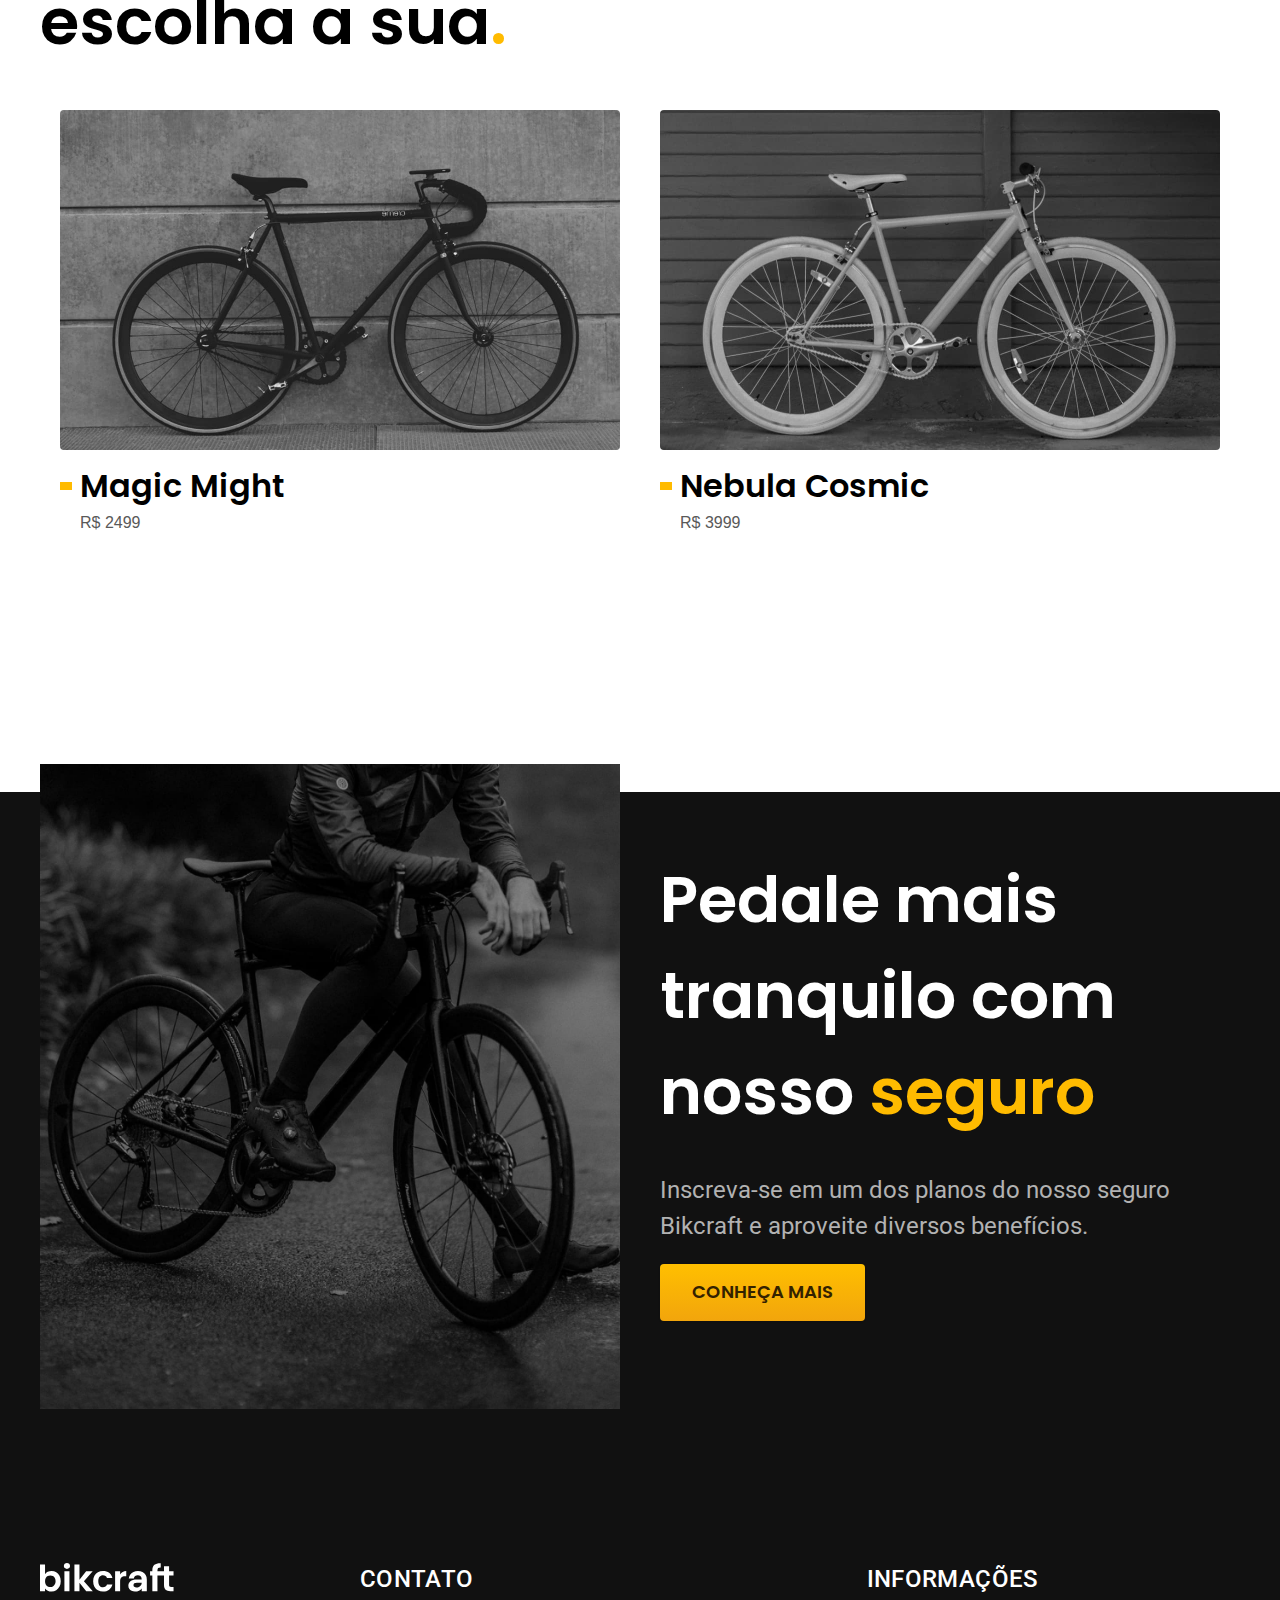
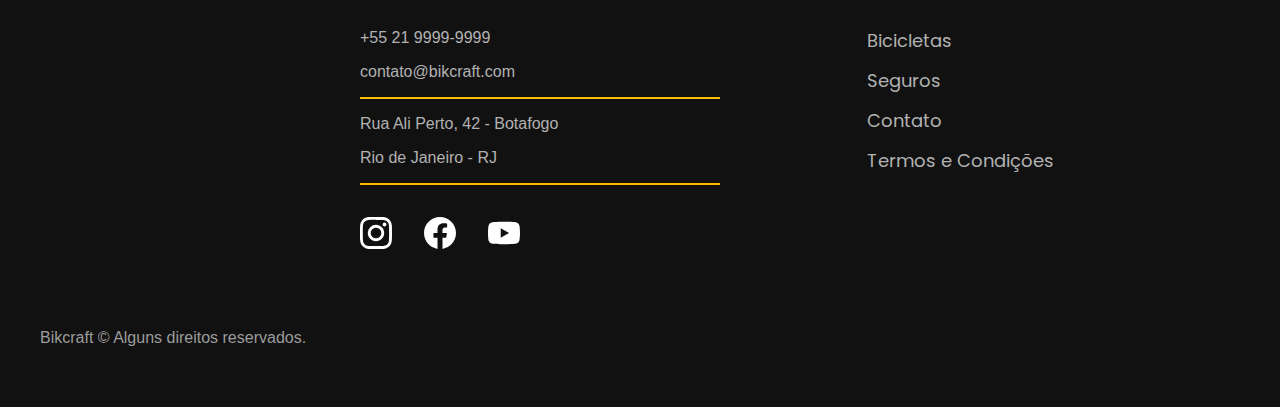
<file: bicicletas/nimbus.html>
<!DOCTYPE html>
<html lang="pt-br">
<head>
  <meta charset="UTF-8">
  <meta http-equiv="X-UA-Compatible" content="IE=edge">
  <meta name="viewport" content="width=device-width, initial-scale=1.0">
  <title> Nimbus Stark | Bikcraft </title>
  <meta name="description" content="Bicicleta Nimbus Stark.">
  <link rel="stylesheet" href="../css/style.css">
  <link rel="preconnect" href="https://fonts.googleapis.com">
  <link rel="preconnect" href="https://fonts.gstatic.com" crossorigin>
  <link href="https://fonts.googleapis.com/css2?family=Merriweather:ital,wght@1,900&family=Poppins:wght@400;600&family=Roboto:wght@400;500&display=swap" rel="stylesheet">
</head>
<body id="bicicleta">
  <header class="header-bg">
    <div class="header container">
      <a href="../"><img src="../img/bikcraft.svg" alt="Bikcraft"></a>
      <nav aria-label="Primária">
        <ul class="header-menu font-1-m cor-0">
          <li><a href="../bicicletas.html">Bicicletas</a></li>
          <li><a href="../seguros.html">Seguros</a></li>
          <li><a href="../contato.html">Contato</a></li>
        </ul>
    </div>
    </nav>
  </header>
  <main class="titulo-bg">
    <div class="titulo-bg">
      <div class="titulo container">
        <p class="font-2-xl cor-5">R$ 4999</p>
        <h1 class="font-1-xxl cor-0">nimbus stark<span class="cor-p1">.</span></h1>
      </div>
      <div class="bicicleta container">
        <div class="bicicleta-imagens">
          <img src="../img/bicicleta/nimbus1.jpg" alt="">
          <img src="../img/bicicleta/nimbus2.jpg" alt="">
          <img src="../img/bicicleta/nimbus3.jpg" alt="">
        </div>
        <div class="bicicleta-conteudo">
          <p class="font-2-l cor-5">A Nimbus Stark é a melhor Bikcraft já criada pela nossa equipe. Ela vem equipada com os melhores acessórios, o que garante maior velocidade.</p>
          <div class="bicicleta-comprar">
            <a class="botao" href="../orcamento.html">Comprar agora</a>
            <span class="font-1-xs cor-6"><img src="../img/icones/entrega.svg" alt=""> entrega em 5 dias</span>
            <span class="font-1-xs cor-6"><img src="../img/icones/estoque.svg" alt="">18 em estoque</span>
          </div>
          <h2 class="font-1-xs cor-0">Informações</h2>
          <ul class="bicicleta-informações">
            <li>
              <img src="../img/icones/eletrica.svg" alt="">
              <h3 class="font-1-m cor-0">Motor Elétrico</h3>
              <p class="font-2-xs cor-5">Permite você viajar distâncias inimaginaveis com a sua bike.</p>
            </li>
            <li>
              <img src="../img/icones/velocidade.svg" alt="">
              <h3 class="font-1-m cor-0">50 km/h</h3>
              <p class="font-2-xs cor-5">A mais rápida bicicleta elétrica disponível hoje no mercado.</p>
            </li>
            <li>
              <img src="../img/icones/rastreador.svg" alt="">
              <h3 class="font-1-m cor-0">Rastreador</h3>
              <p class="font-2-xs cor-5">Rastreador e sistema anti-furto para garantir o seu sossego.</p>
            </li>
            <li>
              <img src="../img/icones/carbono.svg" alt="">
              <h3 class="font-1-m cor-0">Fibra de Carbono</h3>
              <p class="font-2-xs cor-5">Maior proteção possível para a sua Bikcraft com fibra de carbono.</p>
            </li>
          </ul>
          <h2 class="font-1-xs cor-0">Ficha Técnica</h2>
          <ul class="bicicleta-ficha font-2-s cor-4">
            <li>Peso <span>9kg</span></li>
            <li>Altura <span>60 cm</span></li>
            <li>Largura <span>120 cm</span></li>
            <li>Profundidade <span>10 cm</span></li>
            <li>Marchas <span>16</span></li>
            <li>Roda <span>29</span></li>
          </ul>
        </div>
      </div>
  </main>
  <article class="bicicletas-lista container">
    <h2 class="font-1-xxl">escolha a sua<span class="cor-p1">.</span></h2>
    <ul>
      <li>
        <a href="./magic.html">
          <img src="../img/bicicletas/magic.jpg" alt="Bicicleta preta">
          <h3 class="font-1-xl">Magic Might</h3>
          <span class="font-2-m cor-8">R$ 2499</span>
        </a>
      </li>
      <li>
        <a href="./nebula.html">
          <img src="../img/bicicletas/nebula.jpg" alt="Bicicleta preta">
          <h3 class="font-1-xl">Nebula Cosmic</h3>
          <span class="font-2-m cor-8">R$ 3999</span>
        </a>
      </li>
    </ul>
  </article>

  <article class="seguro-bg">
    <div class="seguro container">
      <div class="seguro-imagem">
        <img src="../img/fotos/seguros.jpg" alt="Pessoa em uma bicicleta">
      </div>
      <div class="seguro-conteudo">
        <h2 class="font-1-xxl cor-0">Pedale mais tranquilo com nosso <span class="cor-p1">seguro</span></h2>
        <p class="font-2-l cor-5">Inscreva-se em um dos planos do nosso seguro Bikcraft e aproveite diversos benefícios.</p>
        <a class="botao" href="../seguros.html">Conheça Mais</a>
      </div>
    </div>
  </article>

  <footer class="footer-bg">
    <div class="footer container">
      <img src="../img/bikcraft.svg" alt="Bikcraft">
      <div class="footer-contato">
        <h3 class="font-2-l-b cor-0">Contato</h3>
        <ul class="font-2-m cor-5">
          <li><a href="tel:+552199999999">+55 21 9999-9999</a></li>
          <li><a href="mailto:contato@bikcraft.com">contato@bikcraft.com</a></li>
          <li>Rua Ali Perto, 42 - Botafogo</li>
          <li>Rio de Janeiro - RJ</li>
        </ul>
        <div class="footer-redes">
          <a href="../">
            <img src="../img/redes/instagram.svg" alt="Instagram">
          </a>
          <a href="../">
            <img src="../img/redes/facebook.svg" alt="Facebook">
          </a>
          <a href="../">
            <img src="../img/redes/youtube.svg" alt="Youtube">
          </a>
        </div>
      </div>
      <div class="footer-informacoes">
        <h3 class="font-2-l-b cor-0">Informações</h3>
        <nav>
          <ul class="font-1-m cor-5">
            <li><a href="../bicicletas.html">Bicicletas</a></li>
            <li><a href="../seguros.html">Seguros</a></li>
            <li><a href="../contato.html">Contato</a></li>
            <li><a href="../termos.html">Termos e Condições</a></li>
          </ul>
        </nav>
      </div>
      <p class="footer-copy font-2-m cor-6">Bikcraft © Alguns direitos reservados.</p>
    </div>
  </footer>

</body>
</html>
</file>
<file: css/style.css>
@import "global/global.css";
@import "global/header.css";
@import "utilidades/components.css";
@import "utilidades/tipografia.css";
@import "utilidades/cores.css";
@import "home/introducao.css";
@import "biciletas-lista/bicicletas-listas.css";
@import "home/tecnologia.css";
@import "home/parceiros.css";
@import "home/depoimento.css";
@import "seguros/seguros.css";
@import "global/footer.css";
@import "termos/termos.css";
@import "biciletas-lista/bicicletas.css";
@import "seguros/vantagens.css";
@import "seguros/perguntas.css";
@import "bicicleta/bicicleta.css";
@import "../css/bicicleta/seguro.css";
@import "contato/contato.css";
@import "contato/lojas.css";
@import "utilidades/formulario.css";
@import "orcamento/orcamento.css";
</file>
